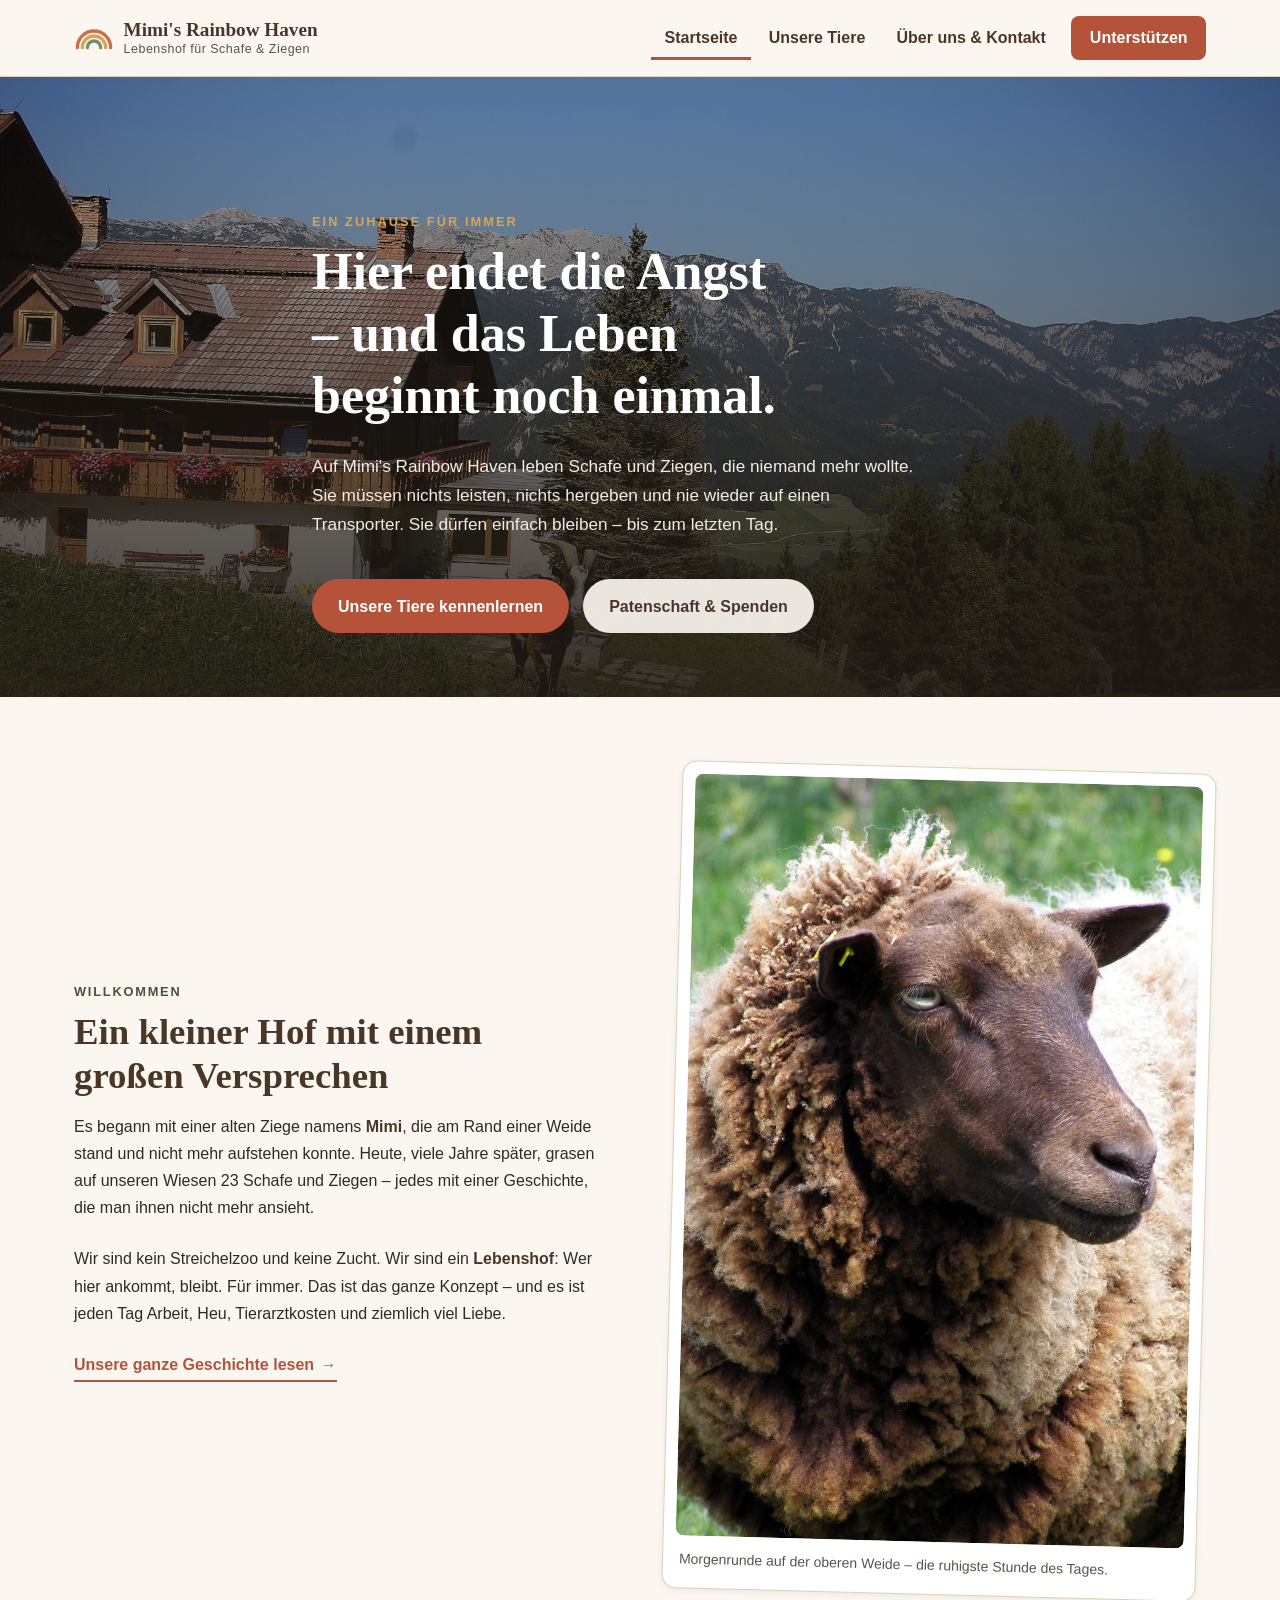
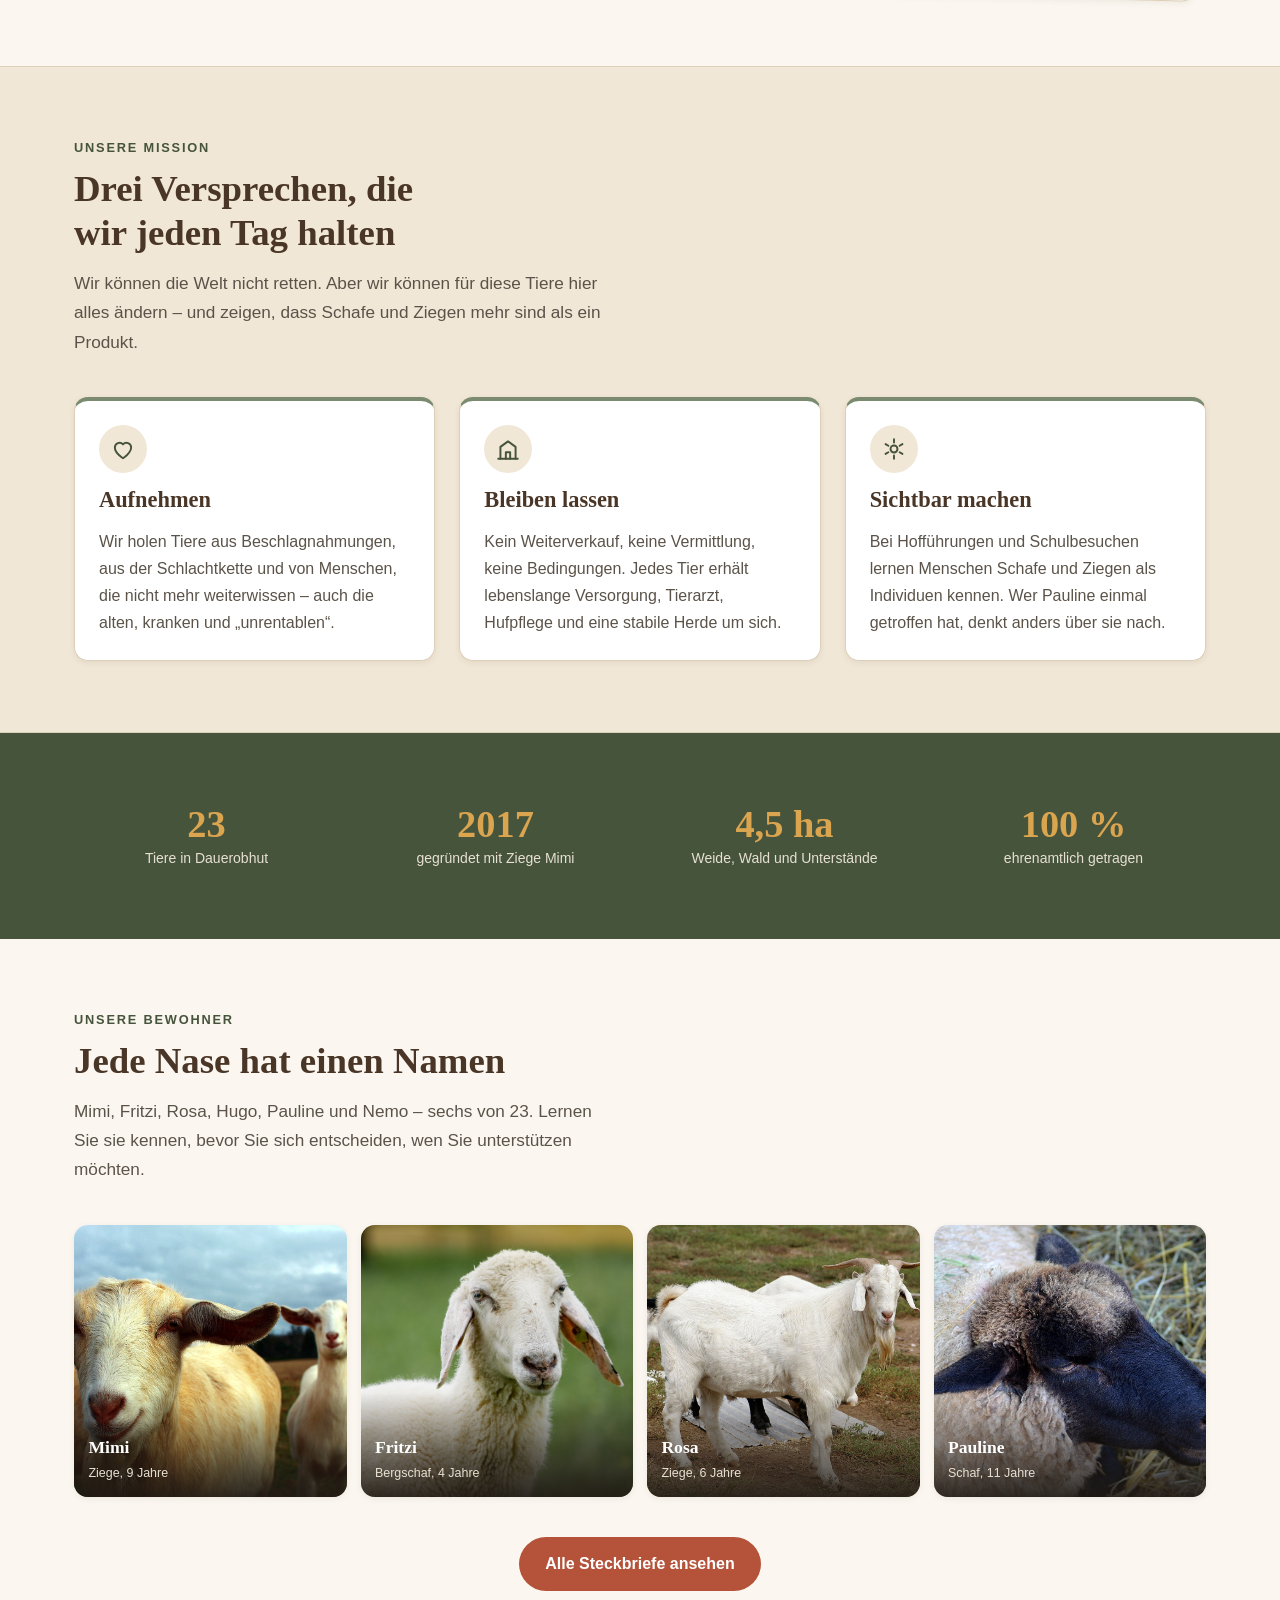
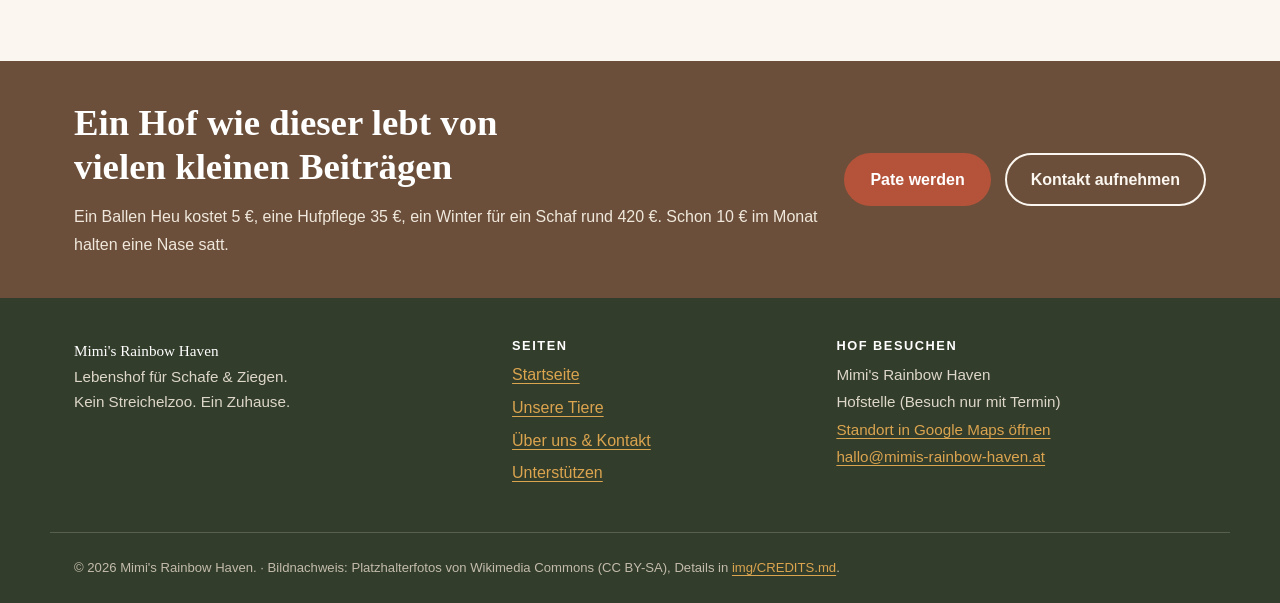
<file: index.html>
<!DOCTYPE html>
<html lang="de">
<head>
  <meta charset="utf-8">
  <meta name="viewport" content="width=device-width, initial-scale=1">
  <title>Mimi's Rainbow Haven – Lebenshof für Schafe &amp; Ziegen</title>
  <meta name="description" content="Mimi's Rainbow Haven ist ein Lebenshof für gerettete Schafe und Ziegen. Hier dürfen Tiere einfach bleiben – ein Leben lang, ohne Gegenleistung.">
  <meta name="theme-color" content="#46543c">
  <link rel="stylesheet" href="css/style.css">
</head>
<body>
  <a class="skip-link" href="#main">Zum Hauptinhalt springen</a>

  <!-- ============ Kopfbereich mit Navigation ============ -->
  <header class="site-header">
    <div class="container site-header__inner">
      <a class="brand" href="index.html">
        <svg class="brand__mark" viewBox="0 0 48 28" aria-hidden="true" focusable="false">
          <path d="M4 26a20 20 0 0 1 40 0" fill="none" stroke="#c96f4a" stroke-width="4" stroke-linecap="round"/>
          <path d="M10 26a14 14 0 0 1 28 0" fill="none" stroke="#dba44f" stroke-width="4" stroke-linecap="round"/>
          <path d="M16 26a8 8 0 0 1 16 0" fill="none" stroke="#7a8b6f" stroke-width="4" stroke-linecap="round"/>
        </svg>
        <span class="brand__text">
          <strong class="brand__name">Mimi's Rainbow Haven</strong>
          <span class="brand__claim">Lebenshof für Schafe &amp; Ziegen</span>
        </span>
      </a>

      <button class="nav-toggle" type="button" id="navToggle" aria-controls="primaryNav" aria-expanded="false">
        <span class="nav-toggle__icon" aria-hidden="true"></span>
        <span class="nav-toggle__text">Menü</span>
      </button>

      <nav class="site-nav" id="primaryNav" aria-label="Hauptnavigation">
        <ul class="site-nav__list">
          <li><a class="site-nav__link" href="index.html" aria-current="page">Startseite</a></li>
          <li><a class="site-nav__link" href="tiere.html">Unsere Tiere</a></li>
          <li><a class="site-nav__link" href="ueber-uns.html">Über uns &amp; Kontakt</a></li>
          <li><a class="site-nav__link site-nav__link--cta" href="tiere.html#unterstuetzen">Unterstützen</a></li>
        </ul>
      </nav>
    </div>
  </header>

  <main id="main">

    <!-- ============ Hero ============ -->
    <section class="hero" aria-labelledby="hero-title">
      <img
        class="hero__image"
        src="img/hof-hero.jpg"
        alt="Eine Ziege steht auf der Bergwiese vor einem alten Bauernhaus mit Blumenbalkon, dahinter Nadelwald und ein Felsmassiv."
        width="1920" height="1280" fetchpriority="high" data-fallback="goat">
      <div class="hero__overlay"></div>
      <div class="container hero__content">
        <p class="hero__kicker">Ein Zuhause für immer</p>
        <h1 class="hero__title" id="hero-title">Hier endet die Angst – und das Leben beginnt noch einmal.</h1>
        <p class="hero__text">
          Auf Mimi's Rainbow Haven leben Schafe und Ziegen, die niemand mehr wollte.
          Sie müssen nichts leisten, nichts hergeben und nie wieder auf einen Transporter.
          Sie dürfen einfach bleiben – bis zum letzten Tag.
        </p>
        <p class="hero__actions">
          <a class="btn btn--primary" href="tiere.html">Unsere Tiere kennenlernen</a>
          <a class="btn btn--ghost" href="tiere.html#unterstuetzen">Patenschaft &amp; Spenden</a>
        </p>
      </div>
    </section>

    <!-- ============ Einführung ============ -->
    <section class="section section--intro" aria-labelledby="intro-title">
      <div class="container grid-2">
        <div class="prose">
          <p class="eyebrow">Willkommen</p>
          <h2 id="intro-title">Ein kleiner Hof mit einem großen Versprechen</h2>
          <p>
            Es begann mit einer alten Ziege namens <strong>Mimi</strong>, die am Rand einer
            Weide stand und nicht mehr aufstehen konnte. Heute, viele Jahre später, grasen auf
            unseren Wiesen 23 Schafe und Ziegen – jedes mit einer Geschichte, die man ihnen
            nicht mehr ansieht.
          </p>
          <p>
            Wir sind kein Streichelzoo und keine Zucht. Wir sind ein <strong>Lebenshof</strong>:
            Wer hier ankommt, bleibt. Für immer. Das ist das ganze Konzept – und es ist jeden
            Tag Arbeit, Heu, Tierarztkosten und ziemlich viel Liebe.
          </p>
          <p>
            <a class="link-arrow" href="ueber-uns.html">Unsere ganze Geschichte lesen</a>
          </p>
        </div>

        <figure class="figure figure--offset">
          <img
            src="img/weide.jpg"
            alt="Nahaufnahme eines braunen Schafes mit dichter, lockiger Wolle, das aufmerksam zur Seite blickt."
            width="1280" height="1920" loading="lazy" data-fallback="sheep">
          <figcaption>Morgenrunde auf der oberen Weide – die ruhigste Stunde des Tages.</figcaption>
        </figure>
      </div>
    </section>

    <!-- ============ Mission ============ -->
    <section class="section section--alt" aria-labelledby="mission-title" id="mission">
      <div class="container">
        <header class="section__head">
          <p class="eyebrow">Unsere Mission</p>
          <h2 id="mission-title">Drei Versprechen, die wir jeden Tag halten</h2>
          <p class="section__lead">
            Wir können die Welt nicht retten. Aber wir können für diese Tiere hier alles
            ändern – und zeigen, dass Schafe und Ziegen mehr sind als ein Produkt.
          </p>
        </header>

        <ul class="cards cards--3">
          <li>
            <article class="card">
              <span class="card__icon" aria-hidden="true">
                <svg viewBox="0 0 24 24" fill="none" stroke="currentColor" stroke-width="1.8" stroke-linecap="round" stroke-linejoin="round">
                  <path d="M12 20.5s-7.5-4.6-7.5-10a4.3 4.3 0 0 1 7.5-2.8A4.3 4.3 0 0 1 19.5 10.5c0 5.4-7.5 10-7.5 10z"/>
                </svg>
              </span>
              <h3>Aufnehmen</h3>
              <p>
                Wir holen Tiere aus Beschlagnahmungen, aus der Schlachtkette und von
                Menschen, die nicht mehr weiterwissen – auch die alten, kranken und
                „unrentablen“.
              </p>
            </article>
          </li>
          <li>
            <article class="card">
              <span class="card__icon" aria-hidden="true">
                <svg viewBox="0 0 24 24" fill="none" stroke="currentColor" stroke-width="1.8" stroke-linecap="round" stroke-linejoin="round">
                  <path d="M3 21h18"/><path d="M5 21V10l7-5 7 5v11"/><path d="M10 21v-6h4v6"/>
                </svg>
              </span>
              <h3>Bleiben lassen</h3>
              <p>
                Kein Weiterverkauf, keine Vermittlung, keine Bedingungen. Jedes Tier erhält
                lebenslange Versorgung, Tierarzt, Hufpflege und eine stabile Herde um sich.
              </p>
            </article>
          </li>
          <li>
            <article class="card">
              <span class="card__icon" aria-hidden="true">
                <svg viewBox="0 0 24 24" fill="none" stroke="currentColor" stroke-width="1.8" stroke-linecap="round" stroke-linejoin="round">
                  <path d="M12 3v3"/><path d="M12 18v3"/><path d="M4.2 7.5l2.6 1.5"/><path d="M17.2 15l2.6 1.5"/>
                  <path d="M4.2 16.5l2.6-1.5"/><path d="M17.2 9l2.6-1.5"/><circle cx="12" cy="12" r="3.2"/>
                </svg>
              </span>
              <h3>Sichtbar machen</h3>
              <p>
                Bei Hofführungen und Schulbesuchen lernen Menschen Schafe und Ziegen als
                Individuen kennen. Wer Pauline einmal getroffen hat, denkt anders über sie nach.
              </p>
            </article>
          </li>
        </ul>
      </div>
    </section>

    <!-- ============ Zahlen ============ -->
    <section class="section section--figures" aria-labelledby="figures-title">
      <div class="container">
        <h2 class="visually-hidden" id="figures-title">Der Hof in Zahlen</h2>
        <ul class="figures">
          <li class="figures__item"><span class="figures__value">23</span><span class="figures__label">Tiere in Dauerobhut</span></li>
          <li class="figures__item"><span class="figures__value">2017</span><span class="figures__label">gegründet mit Ziege Mimi</span></li>
          <li class="figures__item"><span class="figures__value">4,5&nbsp;ha</span><span class="figures__label">Weide, Wald und Unterstände</span></li>
          <li class="figures__item"><span class="figures__value">100&nbsp;%</span><span class="figures__label">ehrenamtlich getragen</span></li>
        </ul>
      </div>
    </section>

    <!-- ============ Teaser Tiere ============ -->
    <section class="section" aria-labelledby="teaser-title">
      <div class="container">
        <header class="section__head">
          <p class="eyebrow">Unsere Bewohner</p>
          <h2 id="teaser-title">Jede Nase hat einen Namen</h2>
          <p class="section__lead">
            Mimi, Fritzi, Rosa, Hugo, Pauline und Nemo – sechs von 23. Lernen Sie sie kennen,
            bevor Sie sich entscheiden, wen Sie unterstützen möchten.
          </p>
        </header>

        <ul class="teaser-grid">
          <li>
            <a class="teaser" href="tiere.html#mimi">
              <img
                src="img/mimi.jpg"
                alt="Hellbeige Ziege mit geschwungenen Hörnern schaut von nahem freundlich in die Kamera." width="1280" height="853" loading="lazy" data-fallback="goat">
              <span class="teaser__label">Mimi <span class="teaser__meta">Ziege, 9 Jahre</span></span>
            </a>
          </li>
          <li>
            <a class="teaser" href="tiere.html#fritzi">
              <img
                src="img/fritzi.jpg"
                alt="Weißes Schaf mit langen Hängeohren und dichter Wolle steht vor einer grünen Weide." width="1280" height="1920" loading="lazy" data-fallback="sheep">
              <span class="teaser__label">Fritzi <span class="teaser__meta">Bergschaf, 4 Jahre</span></span>
            </a>
          </li>
          <li>
            <a class="teaser" href="tiere.html#rosa">
              <img
                src="img/rosa.jpg"
                alt="Weiße Ziege mit Hörnern, Hängeohren und langem Kinnbart steht auf einem sandigen Auslauf." width="1280" height="1000" loading="lazy" data-fallback="goat">
              <span class="teaser__label">Rosa <span class="teaser__meta">Ziege, 6 Jahre</span></span>
            </a>
          </li>
          <li>
            <a class="teaser" href="tiere.html#pauline">
              <img
                src="img/pauline.jpg"
                alt="Schaf mit schwarzem Gesicht und heller Wolle ruht auf einer Strohschütte im Stall." width="1280" height="887" loading="lazy" data-fallback="sheep">
              <span class="teaser__label">Pauline <span class="teaser__meta">Schaf, 11 Jahre</span></span>
            </a>
          </li>
        </ul>

        <p class="section__foot">
          <a class="btn btn--primary" href="tiere.html">Alle Steckbriefe ansehen</a>
        </p>
      </div>
    </section>

    <!-- ============ Call to Action ============ -->
    <section class="cta" aria-labelledby="cta-title">
      <div class="container cta__inner">
        <div>
          <h2 id="cta-title">Ein Hof wie dieser lebt von vielen kleinen Beiträgen</h2>
          <p>
            Ein Ballen Heu kostet 5&nbsp;€, eine Hufpflege 35&nbsp;€, ein Winter für ein Schaf
            rund 420&nbsp;€. Schon 10&nbsp;€ im Monat halten eine Nase satt.
          </p>
        </div>
        <p class="cta__actions">
          <a class="btn btn--primary" href="tiere.html#unterstuetzen">Pate werden</a>
          <a class="btn btn--outline" href="ueber-uns.html#kontakt">Kontakt aufnehmen</a>
        </p>
      </div>
    </section>

  </main>

  <!-- ============ Fußbereich ============ -->
  <footer class="site-footer">
    <div class="container site-footer__grid">
      <div class="site-footer__col">
        <p class="site-footer__brand">Mimi's Rainbow Haven</p>
        <p>Lebenshof für Schafe &amp; Ziegen.<br>Kein Streichelzoo. Ein Zuhause.</p>
      </div>
      <nav class="site-footer__col" aria-label="Fußzeilen-Navigation">
        <h2 class="site-footer__title">Seiten</h2>
        <ul class="site-footer__list">
          <li><a href="index.html">Startseite</a></li>
          <li><a href="tiere.html">Unsere Tiere</a></li>
          <li><a href="ueber-uns.html">Über uns &amp; Kontakt</a></li>
          <li><a href="tiere.html#unterstuetzen">Unterstützen</a></li>
        </ul>
      </nav>
      <div class="site-footer__col">
        <h2 class="site-footer__title">Hof besuchen</h2>
        <address>
          Mimi's Rainbow Haven<br>
          Hofstelle (Besuch nur mit Termin)<br>
          <a href="https://maps.app.goo.gl/F7PwFQZy1q6itz8a9" target="_blank" rel="noopener">
            Standort in Google&nbsp;Maps öffnen
          </a><br>
          <a href="mailto:hallo@mimis-rainbow-haven.at">hallo@mimis-rainbow-haven.at</a>
        </address>
      </div>
    </div>
    <div class="container site-footer__bottom">
      <p>&copy; <span data-current-year>2026</span> Mimi's Rainbow Haven. &middot;
        Bildnachweis: Platzhalterfotos von Wikimedia Commons (CC&nbsp;BY-SA), Details in
        <a href="img/CREDITS.md">img/CREDITS.md</a>.</p>
    </div>
  </footer>

  <script src="js/script.js"></script>
</body>
</html>
</file>
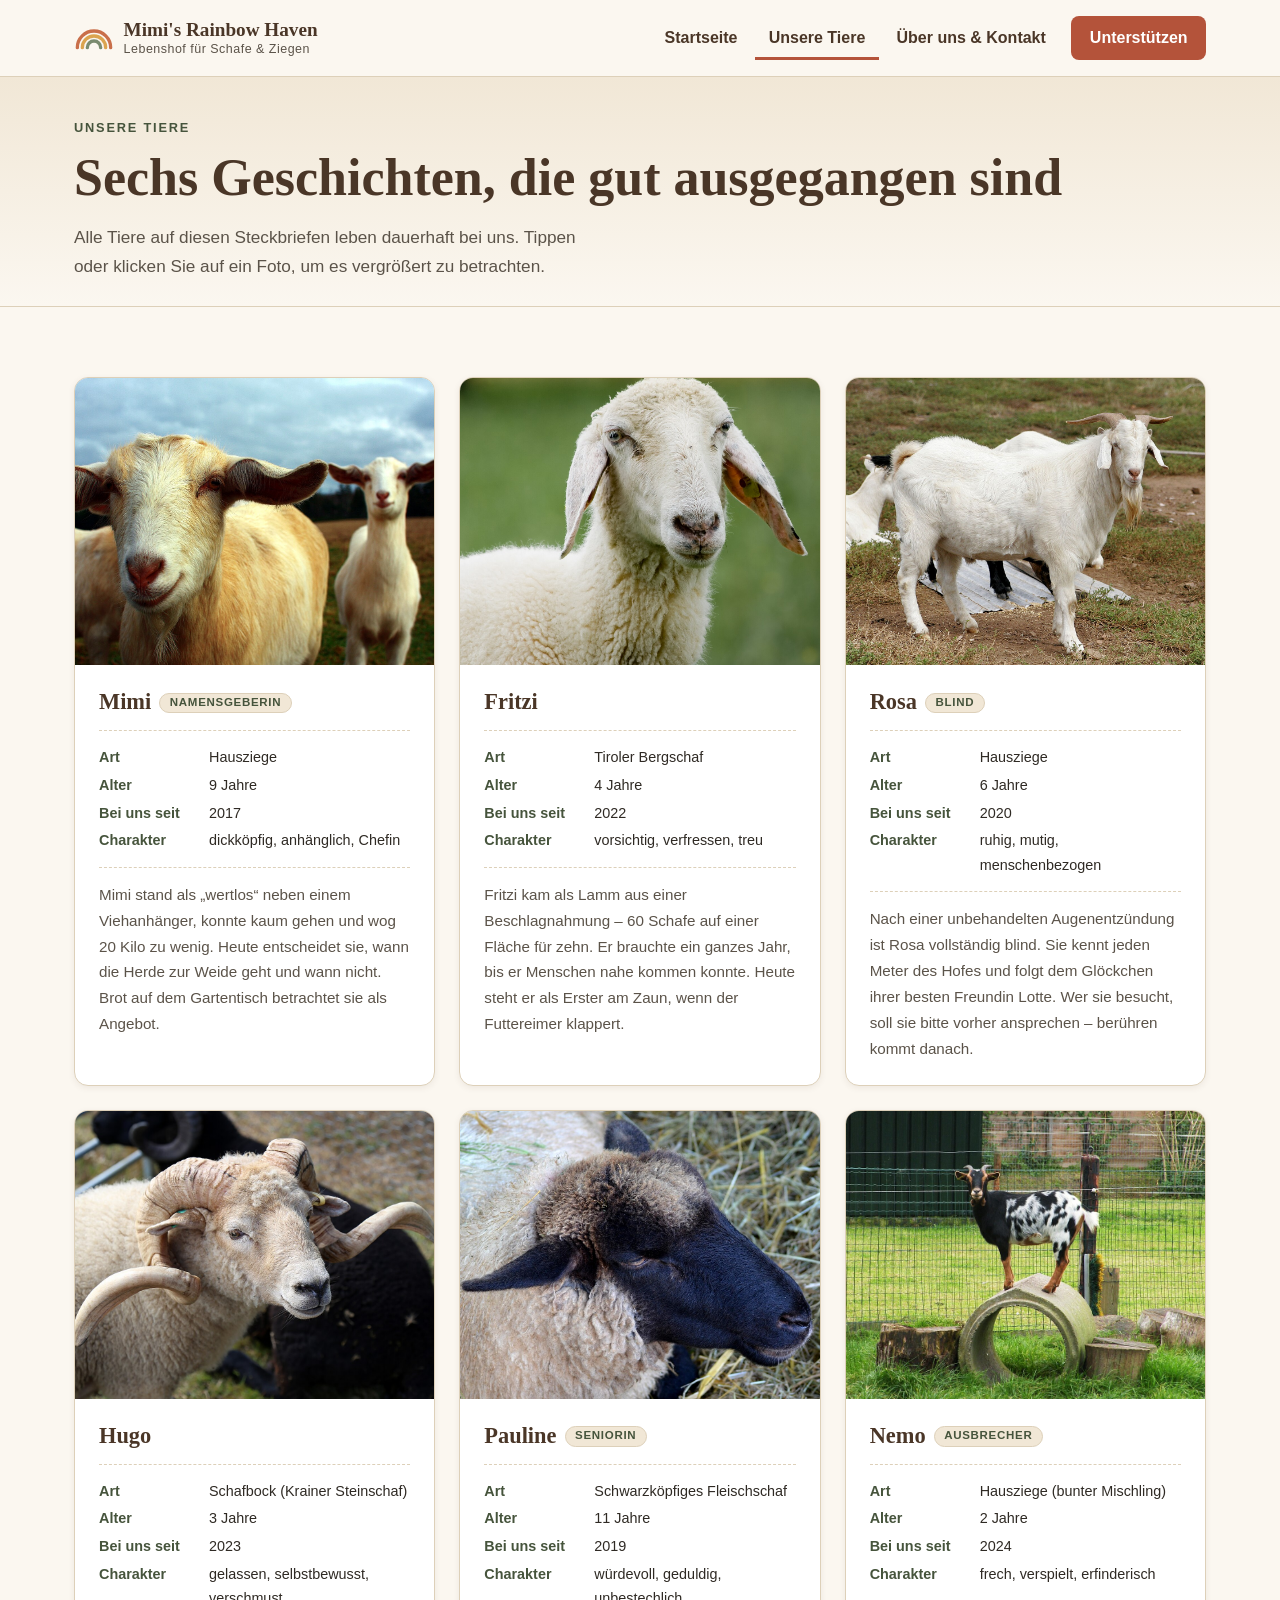
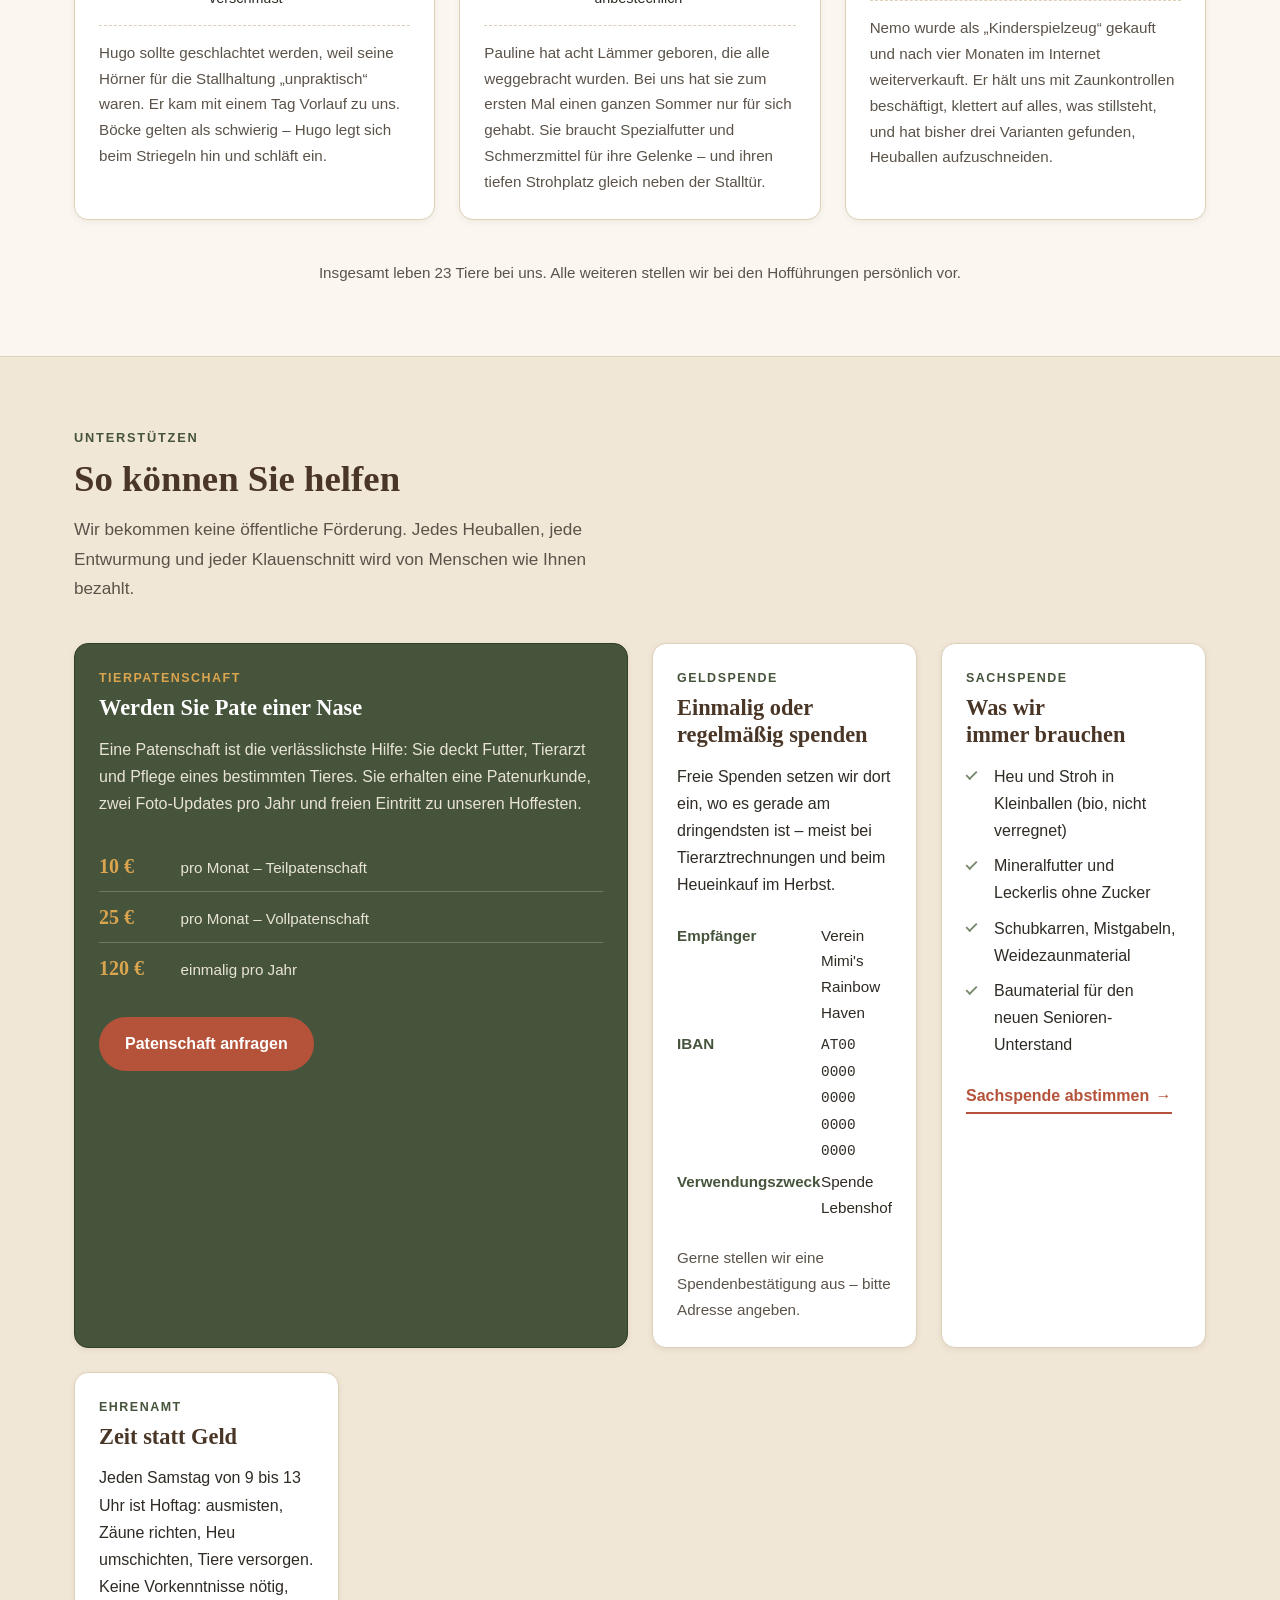
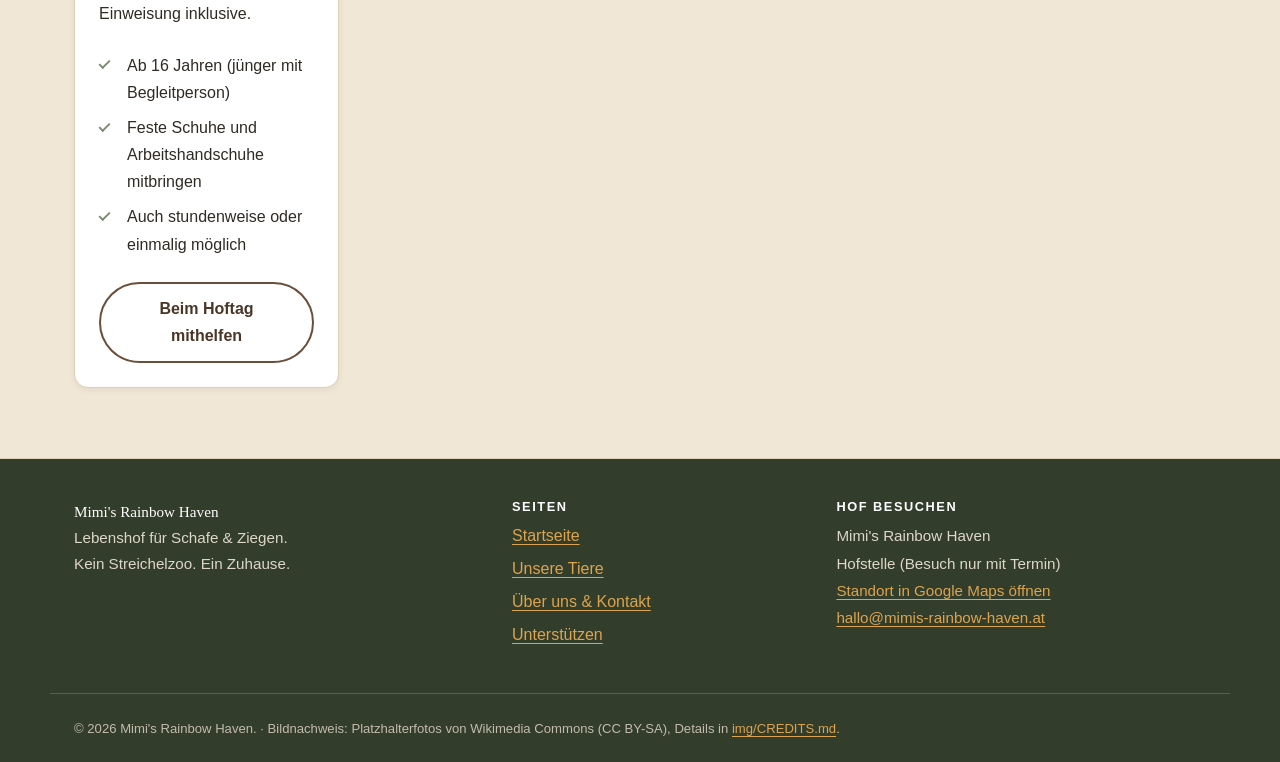
<file: tiere.html>
<!DOCTYPE html>
<html lang="de">
<head>
  <meta charset="utf-8">
  <meta name="viewport" content="width=device-width, initial-scale=1">
  <title>Unsere Tiere &amp; Unterstützung – Mimi's Rainbow Haven</title>
  <meta name="description" content="Steckbriefe der geretteten Schafe und Ziegen auf Mimi's Rainbow Haven sowie alle Möglichkeiten, den Lebenshof mit Spenden, Patenschaften oder Mithilfe zu unterstützen.">
  <meta name="theme-color" content="#46543c">
  <link rel="stylesheet" href="css/style.css">
</head>
<body>
  <a class="skip-link" href="#main">Zum Hauptinhalt springen</a>

  <header class="site-header">
    <div class="container site-header__inner">
      <a class="brand" href="index.html">
        <svg class="brand__mark" viewBox="0 0 48 28" aria-hidden="true" focusable="false">
          <path d="M4 26a20 20 0 0 1 40 0" fill="none" stroke="#c96f4a" stroke-width="4" stroke-linecap="round"/>
          <path d="M10 26a14 14 0 0 1 28 0" fill="none" stroke="#dba44f" stroke-width="4" stroke-linecap="round"/>
          <path d="M16 26a8 8 0 0 1 16 0" fill="none" stroke="#7a8b6f" stroke-width="4" stroke-linecap="round"/>
        </svg>
        <span class="brand__text">
          <strong class="brand__name">Mimi's Rainbow Haven</strong>
          <span class="brand__claim">Lebenshof für Schafe &amp; Ziegen</span>
        </span>
      </a>

      <button class="nav-toggle" type="button" id="navToggle" aria-controls="primaryNav" aria-expanded="false">
        <span class="nav-toggle__icon" aria-hidden="true"></span>
        <span class="nav-toggle__text">Menü</span>
      </button>

      <nav class="site-nav" id="primaryNav" aria-label="Hauptnavigation">
        <ul class="site-nav__list">
          <li><a class="site-nav__link" href="index.html">Startseite</a></li>
          <li><a class="site-nav__link" href="tiere.html" aria-current="page">Unsere Tiere</a></li>
          <li><a class="site-nav__link" href="ueber-uns.html">Über uns &amp; Kontakt</a></li>
          <li><a class="site-nav__link site-nav__link--cta" href="#unterstuetzen">Unterstützen</a></li>
        </ul>
      </nav>
    </div>
  </header>

  <main id="main">

    <!-- ============ Seitenkopf ============ -->
    <section class="page-head" aria-labelledby="page-title">
      <div class="container">
        <p class="eyebrow">Unsere Tiere</p>
        <h1 id="page-title">Sechs Geschichten, die gut ausgegangen sind</h1>
        <p class="page-head__lead">
          Alle Tiere auf diesen Steckbriefen leben dauerhaft bei uns. Tippen oder klicken
          Sie auf ein Foto, um es vergrößert zu betrachten.
        </p>
      </div>
    </section>

    <!-- ============ Tier-Grid ============ -->
    <section class="section" aria-labelledby="animals-title">
      <div class="container">
        <h2 class="visually-hidden" id="animals-title">Steckbriefe unserer Bewohner</h2>

        <ul class="animal-grid" id="animalGrid">

          <!-- Mimi -->
          <li id="mimi">
            <article class="animal" aria-labelledby="mimi-name">
              <button class="animal__media" type="button"
                      data-lightbox
                      data-caption="Mimi, unsere Namensgeberin – Ziege, 9 Jahre alt."
                      data-full="img/mimi.jpg">
                <img src="img/mimi.jpg"
                     alt="Hellbeige Ziege mit geschwungenen Hörnern schaut von nahem freundlich in die Kamera, im Hintergrund eine zweite Ziege auf der Weide."
                     width="1280" height="853" loading="lazy" data-fallback="goat">
                <span class="animal__zoom" aria-hidden="true">
                  <svg viewBox="0 0 24 24" fill="none" stroke="currentColor" stroke-width="2" stroke-linecap="round">
                    <circle cx="11" cy="11" r="7"/><path d="M20 20l-3.6-3.6"/><path d="M11 8v6"/><path d="M8 11h6"/>
                  </svg>
                </span>
                <span class="visually-hidden">Foto von Mimi vergrößern</span>
              </button>
              <div class="animal__body">
                <h3 class="animal__name" id="mimi-name">Mimi <span class="animal__tag">Namensgeberin</span></h3>
                <dl class="animal__facts">
                  <dt>Art</dt><dd>Hausziege</dd>
                  <dt>Alter</dt><dd>9 Jahre</dd>
                  <dt>Bei uns seit</dt><dd>2017</dd>
                  <dt>Charakter</dt><dd>dickköpfig, anhänglich, Chefin</dd>
                </dl>
                <p class="animal__story">
                  Mimi stand als „wertlos“ neben einem Viehanhänger, konnte kaum gehen und
                  wog 20&nbsp;Kilo zu wenig. Heute entscheidet sie, wann die Herde zur Weide
                  geht und wann nicht. Brot auf dem Gartentisch betrachtet sie als Angebot.
                </p>
              </div>
            </article>
          </li>

          <!-- Fritzi -->
          <li id="fritzi">
            <article class="animal" aria-labelledby="fritzi-name">
              <button class="animal__media" type="button"
                      data-lightbox
                      data-caption="Fritzi liebt die Morgensonne – Bergschaf, 4 Jahre alt."
                      data-full="img/fritzi.jpg">
                <img src="img/fritzi.jpg"
                     alt="Weißes Schaf mit langen Hängeohren und dichter, lockiger Wolle steht aufmerksam vor einer grünen Weide."
                     width="1280" height="1920" loading="lazy" data-fallback="sheep">
                <span class="animal__zoom" aria-hidden="true">
                  <svg viewBox="0 0 24 24" fill="none" stroke="currentColor" stroke-width="2" stroke-linecap="round">
                    <circle cx="11" cy="11" r="7"/><path d="M20 20l-3.6-3.6"/><path d="M11 8v6"/><path d="M8 11h6"/>
                  </svg>
                </span>
                <span class="visually-hidden">Foto von Fritzi vergrößern</span>
              </button>
              <div class="animal__body">
                <h3 class="animal__name" id="fritzi-name">Fritzi</h3>
                <dl class="animal__facts">
                  <dt>Art</dt><dd>Tiroler Bergschaf</dd>
                  <dt>Alter</dt><dd>4 Jahre</dd>
                  <dt>Bei uns seit</dt><dd>2022</dd>
                  <dt>Charakter</dt><dd>vorsichtig, verfressen, treu</dd>
                </dl>
                <p class="animal__story">
                  Fritzi kam als Lamm aus einer Beschlagnahmung – 60 Schafe auf einer
                  Fläche für zehn. Er brauchte ein ganzes Jahr, bis er Menschen nahe
                  kommen konnte. Heute steht er als Erster am Zaun, wenn der Futtereimer klappert.
                </p>
              </div>
            </article>
          </li>

          <!-- Rosa -->
          <li id="rosa">
            <article class="animal" aria-labelledby="rosa-name">
              <button class="animal__media" type="button"
                      data-lightbox
                      data-caption="Rosa orientiert sich am Glöckchen ihrer Freundin – Ziege, 6 Jahre alt."
                      data-full="img/rosa.jpg">
                <img src="img/rosa.jpg"
                     alt="Weiße Ziege mit kräftigen Hörnern, Hängeohren und langem Kinnbart steht ruhig auf einem sandigen Auslauf."
                     width="1280" height="1000" loading="lazy" data-fallback="goat">
                <span class="animal__zoom" aria-hidden="true">
                  <svg viewBox="0 0 24 24" fill="none" stroke="currentColor" stroke-width="2" stroke-linecap="round">
                    <circle cx="11" cy="11" r="7"/><path d="M20 20l-3.6-3.6"/><path d="M11 8v6"/><path d="M8 11h6"/>
                  </svg>
                </span>
                <span class="visually-hidden">Foto von Rosa vergrößern</span>
              </button>
              <div class="animal__body">
                <h3 class="animal__name" id="rosa-name">Rosa <span class="animal__tag">blind</span></h3>
                <dl class="animal__facts">
                  <dt>Art</dt><dd>Hausziege</dd>
                  <dt>Alter</dt><dd>6 Jahre</dd>
                  <dt>Bei uns seit</dt><dd>2020</dd>
                  <dt>Charakter</dt><dd>ruhig, mutig, menschenbezogen</dd>
                </dl>
                <p class="animal__story">
                  Nach einer unbehandelten Augenentzündung ist Rosa vollständig blind. Sie
                  kennt jeden Meter des Hofes und folgt dem Glöckchen ihrer besten Freundin
                  Lotte. Wer sie besucht, soll sie bitte vorher ansprechen – berühren kommt danach.
                </p>
              </div>
            </article>
          </li>

          <!-- Hugo -->
          <li id="hugo">
            <article class="animal" aria-labelledby="hugo-name">
              <button class="animal__media" type="button"
                      data-lightbox
                      data-caption="Hugo durfte seine Hörner behalten – Schafbock, 3 Jahre alt."
                      data-full="img/hugo.jpg">
                <img src="img/hugo.jpg"
                     alt="Schafbock mit hellem Fell und großen, spiralförmig gedrehten Hörnern blickt in die Kamera."
                     width="1280" height="820" loading="lazy" data-fallback="sheep">
                <span class="animal__zoom" aria-hidden="true">
                  <svg viewBox="0 0 24 24" fill="none" stroke="currentColor" stroke-width="2" stroke-linecap="round">
                    <circle cx="11" cy="11" r="7"/><path d="M20 20l-3.6-3.6"/><path d="M11 8v6"/><path d="M8 11h6"/>
                  </svg>
                </span>
                <span class="visually-hidden">Foto von Hugo vergrößern</span>
              </button>
              <div class="animal__body">
                <h3 class="animal__name" id="hugo-name">Hugo</h3>
                <dl class="animal__facts">
                  <dt>Art</dt><dd>Schafbock (Krainer Steinschaf)</dd>
                  <dt>Alter</dt><dd>3 Jahre</dd>
                  <dt>Bei uns seit</dt><dd>2023</dd>
                  <dt>Charakter</dt><dd>gelassen, selbstbewusst, verschmust</dd>
                </dl>
                <p class="animal__story">
                  Hugo sollte geschlachtet werden, weil seine Hörner für die Stallhaltung
                  „unpraktisch“ waren. Er kam mit einem Tag Vorlauf zu uns. Böcke gelten als
                  schwierig – Hugo legt sich beim Striegeln hin und schläft ein.
                </p>
              </div>
            </article>
          </li>

          <!-- Pauline -->
          <li id="pauline">
            <article class="animal" aria-labelledby="pauline-name">
              <button class="animal__media" type="button"
                      data-lightbox
                      data-caption="Pauline, unsere Seniorin, auf ihrem Lieblingsplatz im Stroh."
                      data-full="img/pauline.jpg">
                <img src="img/pauline.jpg"
                     alt="Schaf mit schwarzem Gesicht und heller Wolle liegt entspannt auf einer Strohschütte und hat die Augen halb geschlossen."
                     width="1280" height="887" loading="lazy" data-fallback="sheep">
                <span class="animal__zoom" aria-hidden="true">
                  <svg viewBox="0 0 24 24" fill="none" stroke="currentColor" stroke-width="2" stroke-linecap="round">
                    <circle cx="11" cy="11" r="7"/><path d="M20 20l-3.6-3.6"/><path d="M11 8v6"/><path d="M8 11h6"/>
                  </svg>
                </span>
                <span class="visually-hidden">Foto von Pauline vergrößern</span>
              </button>
              <div class="animal__body">
                <h3 class="animal__name" id="pauline-name">Pauline <span class="animal__tag">Seniorin</span></h3>
                <dl class="animal__facts">
                  <dt>Art</dt><dd>Schwarzköpfiges Fleischschaf</dd>
                  <dt>Alter</dt><dd>11 Jahre</dd>
                  <dt>Bei uns seit</dt><dd>2019</dd>
                  <dt>Charakter</dt><dd>würdevoll, geduldig, unbestechlich</dd>
                </dl>
                <p class="animal__story">
                  Pauline hat acht Lämmer geboren, die alle weggebracht wurden. Bei uns hat
                  sie zum ersten Mal einen ganzen Sommer nur für sich gehabt. Sie braucht
                  Spezialfutter und Schmerzmittel für ihre Gelenke – und ihren tiefen
                  Strohplatz gleich neben der Stalltür.
                </p>
              </div>
            </article>
          </li>

          <!-- Nemo -->
          <li id="nemo">
            <article class="animal" aria-labelledby="nemo-name">
              <button class="animal__media" type="button"
                      data-lightbox
                      data-caption="Nemo testet jedes Hindernis persönlich – Ziege, 2 Jahre alt."
                      data-full="img/nemo.jpg">
                <img src="img/nemo.jpg"
                     alt="Schwarz-weiß gescheckte Ziege balanciert mit allen vier Beinen auf einem alten Autoreifen in der Koppel."
                     width="1280" height="718" loading="lazy" data-fallback="goat">
                <span class="animal__zoom" aria-hidden="true">
                  <svg viewBox="0 0 24 24" fill="none" stroke="currentColor" stroke-width="2" stroke-linecap="round">
                    <circle cx="11" cy="11" r="7"/><path d="M20 20l-3.6-3.6"/><path d="M11 8v6"/><path d="M8 11h6"/>
                  </svg>
                </span>
                <span class="visually-hidden">Foto von Nemo vergrößern</span>
              </button>
              <div class="animal__body">
                <h3 class="animal__name" id="nemo-name">Nemo <span class="animal__tag">Ausbrecher</span></h3>
                <dl class="animal__facts">
                  <dt>Art</dt><dd>Hausziege (bunter Mischling)</dd>
                  <dt>Alter</dt><dd>2 Jahre</dd>
                  <dt>Bei uns seit</dt><dd>2024</dd>
                  <dt>Charakter</dt><dd>frech, verspielt, erfinderisch</dd>
                </dl>
                <p class="animal__story">
                  Nemo wurde als „Kinderspielzeug“ gekauft und nach vier Monaten im Internet
                  weiterverkauft. Er hält uns mit Zaunkontrollen beschäftigt, klettert auf
                  alles, was stillsteht, und hat bisher drei Varianten gefunden, Heuballen
                  aufzuschneiden.
                </p>
              </div>
            </article>
          </li>

        </ul>

        <p class="section__foot muted">
          Insgesamt leben 23 Tiere bei uns. Alle weiteren stellen wir bei den Hofführungen
          persönlich vor.
        </p>
      </div>
    </section>

    <!-- ============ Unterstützung ============ -->
    <section class="section section--alt" aria-labelledby="support-title" id="unterstuetzen">
      <div class="container">
        <header class="section__head">
          <p class="eyebrow">Unterstützen</p>
          <h2 id="support-title">So können Sie helfen</h2>
          <p class="section__lead">
            Wir bekommen keine öffentliche Förderung. Jedes Heuballen, jede Entwurmung und
            jeder Klauenschnitt wird von Menschen wie Ihnen bezahlt.
          </p>
        </header>

        <div class="support">

          <article class="support__card support__card--highlight">
            <p class="support__kicker">Tierpatenschaft</p>
            <h3>Werden Sie Pate einer Nase</h3>
            <p>
              Eine Patenschaft ist die verlässlichste Hilfe: Sie deckt Futter, Tierarzt und
              Pflege eines bestimmten Tieres. Sie erhalten eine Patenurkunde, zwei
              Foto-Updates pro Jahr und freien Eintritt zu unseren Hoffesten.
            </p>
            <ul class="pricelist">
              <li><span class="pricelist__amount">10&nbsp;€</span><span class="pricelist__desc">pro Monat – Teilpatenschaft</span></li>
              <li><span class="pricelist__amount">25&nbsp;€</span><span class="pricelist__desc">pro Monat – Vollpatenschaft</span></li>
              <li><span class="pricelist__amount">120&nbsp;€</span><span class="pricelist__desc">einmalig pro Jahr</span></li>
            </ul>
            <p>
              <a class="btn btn--primary" href="ueber-uns.html#kontakt">Patenschaft anfragen</a>
            </p>
          </article>

          <article class="support__card">
            <p class="support__kicker">Geldspende</p>
            <h3>Einmalig oder regelmäßig spenden</h3>
            <p>
              Freie Spenden setzen wir dort ein, wo es gerade am dringendsten ist – meist
              bei Tierarztrechnungen und beim Heueinkauf im Herbst.
            </p>
            <dl class="deflist deflist--bank">
              <dt>Empfänger</dt><dd>Verein Mimi's Rainbow Haven</dd>
              <dt>IBAN</dt><dd><span class="iban">AT00 0000 0000 0000 0000</span></dd>
              <dt>Verwendungszweck</dt><dd>Spende Lebenshof</dd>
            </dl>
            <p class="muted">Gerne stellen wir eine Spendenbestätigung aus – bitte Adresse angeben.</p>
          </article>

          <article class="support__card">
            <p class="support__kicker">Sachspende</p>
            <h3>Was wir immer brauchen</h3>
            <ul class="ticklist">
              <li>Heu und Stroh in Kleinballen (bio, nicht verregnet)</li>
              <li>Mineralfutter und Leckerlis ohne Zucker</li>
              <li>Schubkarren, Mistgabeln, Weidezaunmaterial</li>
              <li>Baumaterial für den neuen Senioren-Unterstand</li>
            </ul>
            <p>
              <a class="link-arrow" href="ueber-uns.html#kontakt">Sachspende abstimmen</a>
            </p>
          </article>

          <article class="support__card">
            <p class="support__kicker">Ehrenamt</p>
            <h3>Zeit statt Geld</h3>
            <p>
              Jeden Samstag von 9 bis 13 Uhr ist Hoftag: ausmisten, Zäune richten, Heu
              umschichten, Tiere versorgen. Keine Vorkenntnisse nötig, Einweisung inklusive.
            </p>
            <ul class="ticklist">
              <li>Ab 16 Jahren (jünger mit Begleitperson)</li>
              <li>Feste Schuhe und Arbeitshandschuhe mitbringen</li>
              <li>Auch stundenweise oder einmalig möglich</li>
            </ul>
            <p>
              <a class="btn btn--outline" href="ueber-uns.html#kontakt">Beim Hoftag mithelfen</a>
            </p>
          </article>

        </div>
      </div>
    </section>

  </main>

  <!-- ============ Lightbox (wird per JS gesteuert) ============ -->
  <div class="lightbox" id="lightbox" role="dialog" aria-modal="true"
       aria-labelledby="lightboxCaption" hidden>
    <div class="lightbox__backdrop" data-lightbox-close></div>
    <figure class="lightbox__figure">
      <!-- Platzhalter (1x1 transparent); Quelle und alt-Text setzt js/script.js beim Öffnen -->
      <img class="lightbox__image" id="lightboxImage" alt=""
           src="[data-uri]">
      <figcaption class="lightbox__caption" id="lightboxCaption"></figcaption>
    </figure>

    <button class="lightbox__btn lightbox__btn--close" type="button" id="lightboxClose">
      <span aria-hidden="true">&times;</span>
      <span class="visually-hidden">Galerie schließen</span>
    </button>
    <button class="lightbox__btn lightbox__btn--prev" type="button" id="lightboxPrev">
      <span aria-hidden="true">&#8249;</span>
      <span class="visually-hidden">Vorheriges Bild</span>
    </button>
    <button class="lightbox__btn lightbox__btn--next" type="button" id="lightboxNext">
      <span aria-hidden="true">&#8250;</span>
      <span class="visually-hidden">Nächstes Bild</span>
    </button>
    <p class="lightbox__counter" id="lightboxCounter" aria-live="polite"></p>
  </div>

  <footer class="site-footer">
    <div class="container site-footer__grid">
      <div class="site-footer__col">
        <p class="site-footer__brand">Mimi's Rainbow Haven</p>
        <p>Lebenshof für Schafe &amp; Ziegen.<br>Kein Streichelzoo. Ein Zuhause.</p>
      </div>
      <nav class="site-footer__col" aria-label="Fußzeilen-Navigation">
        <h2 class="site-footer__title">Seiten</h2>
        <ul class="site-footer__list">
          <li><a href="index.html">Startseite</a></li>
          <li><a href="tiere.html">Unsere Tiere</a></li>
          <li><a href="ueber-uns.html">Über uns &amp; Kontakt</a></li>
          <li><a href="tiere.html#unterstuetzen">Unterstützen</a></li>
        </ul>
      </nav>
      <div class="site-footer__col">
        <h2 class="site-footer__title">Hof besuchen</h2>
        <address>
          Mimi's Rainbow Haven<br>
          Hofstelle (Besuch nur mit Termin)<br>
          <a href="https://maps.app.goo.gl/F7PwFQZy1q6itz8a9" target="_blank" rel="noopener">
            Standort in Google&nbsp;Maps öffnen
          </a><br>
          <a href="mailto:hallo@mimis-rainbow-haven.at">hallo@mimis-rainbow-haven.at</a>
        </address>
      </div>
    </div>
    <div class="container site-footer__bottom">
      <p>&copy; <span data-current-year>2026</span> Mimi's Rainbow Haven. &middot;
        Bildnachweis: Platzhalterfotos von Wikimedia Commons (CC&nbsp;BY-SA), Details in
        <a href="img/CREDITS.md">img/CREDITS.md</a>.</p>
    </div>
  </footer>

  <script src="js/script.js"></script>
</body>
</html>
</file>
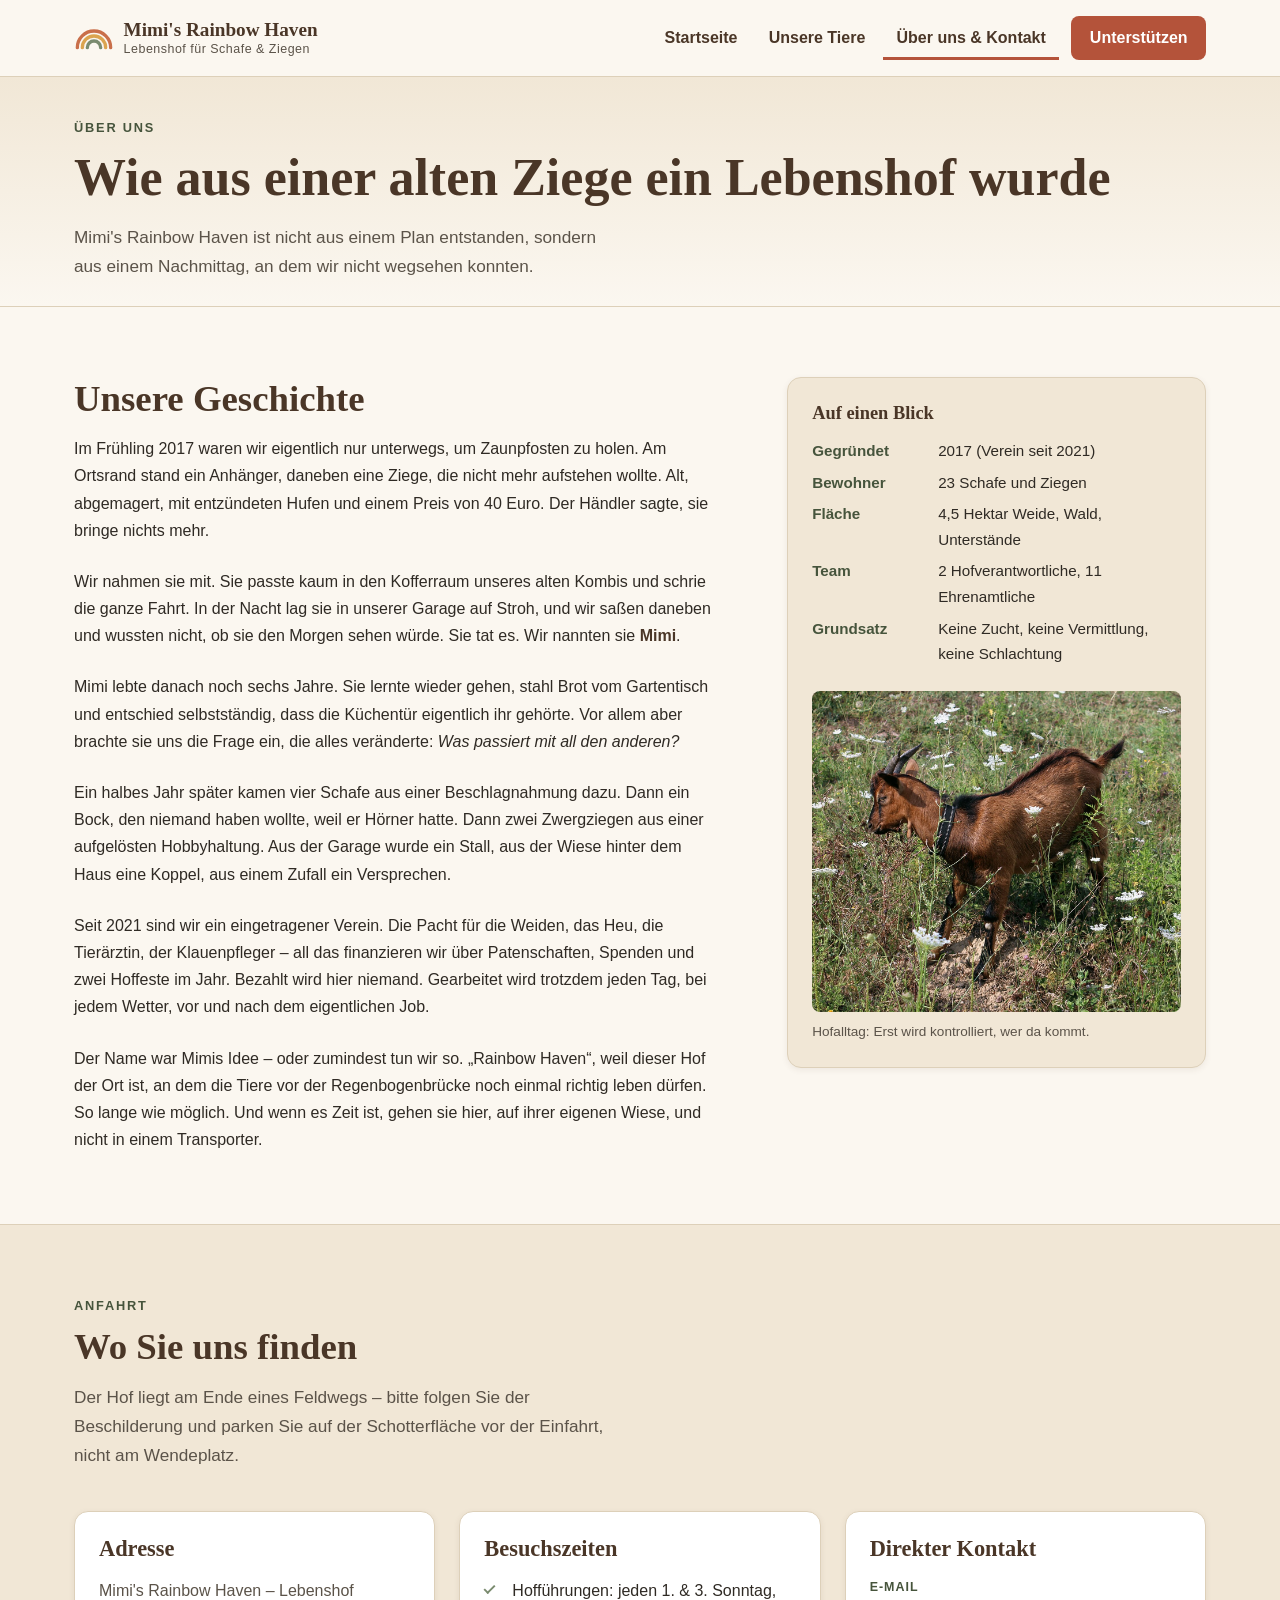
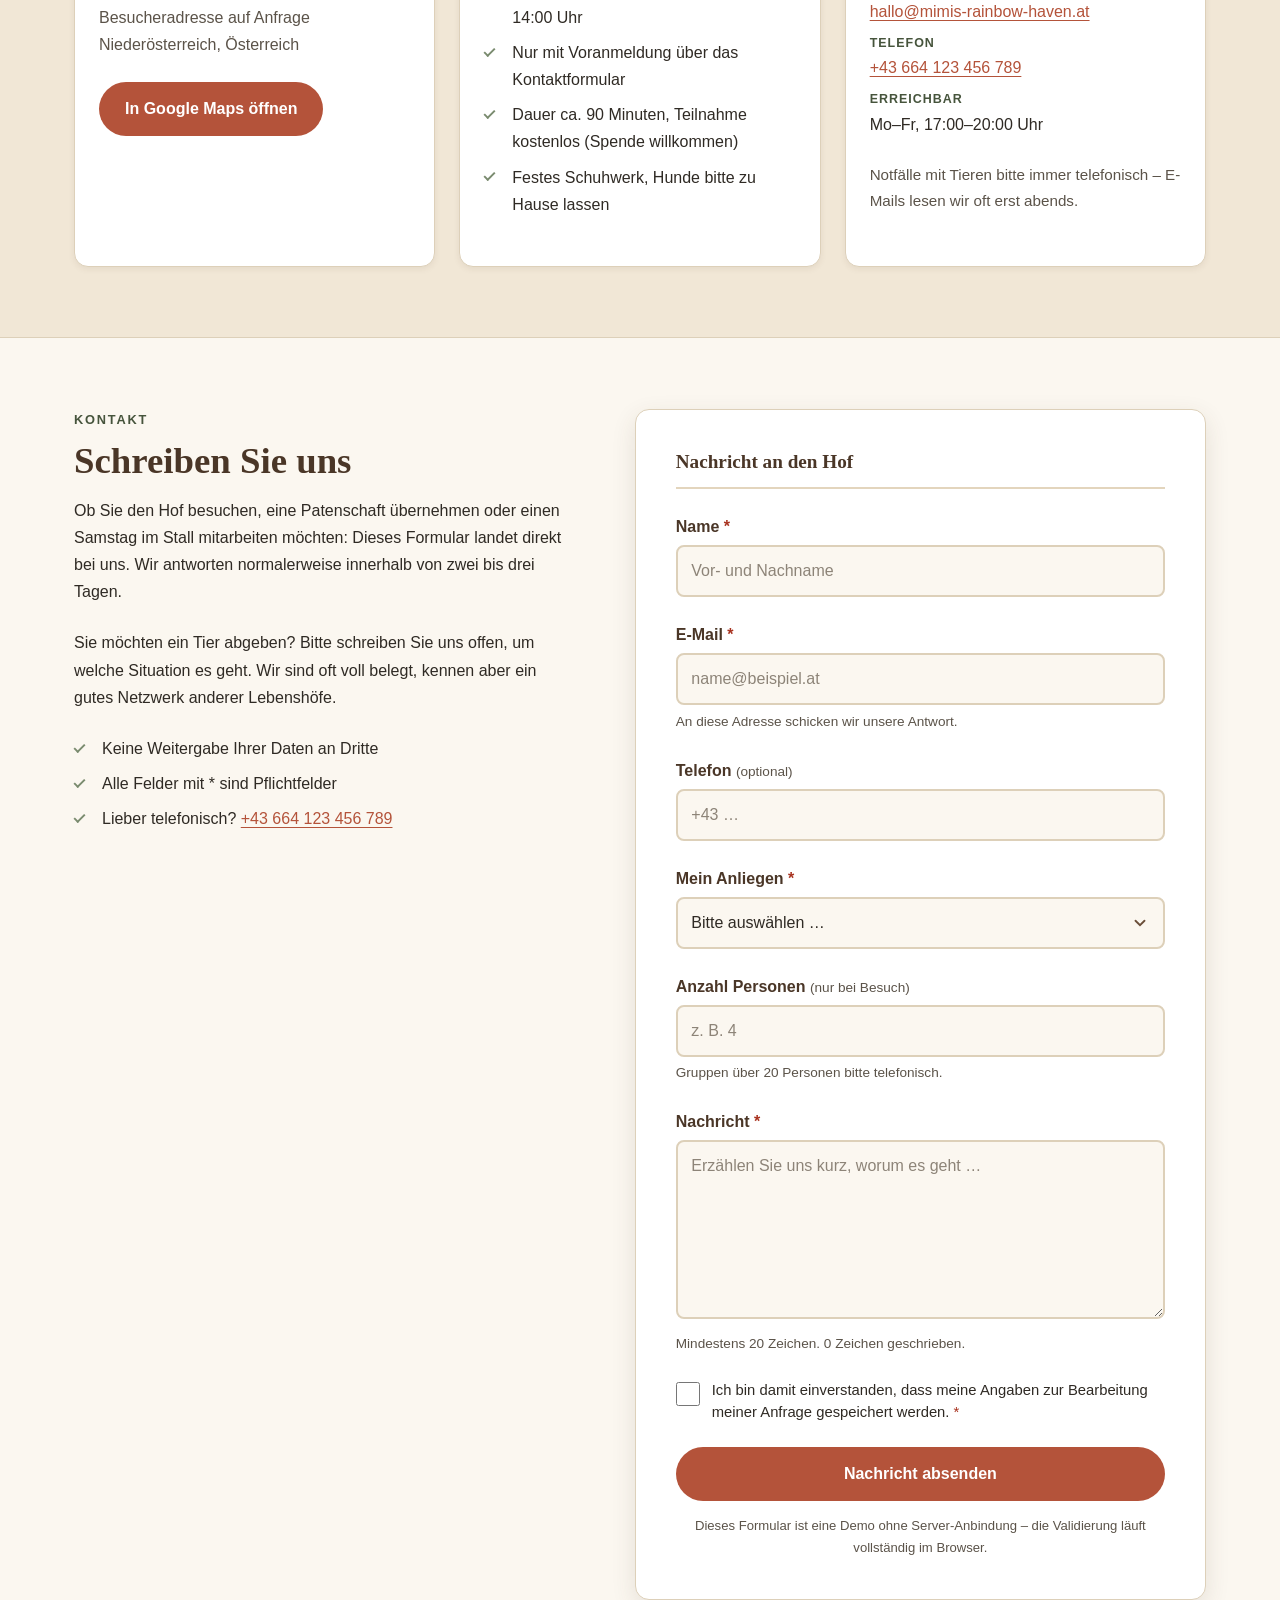
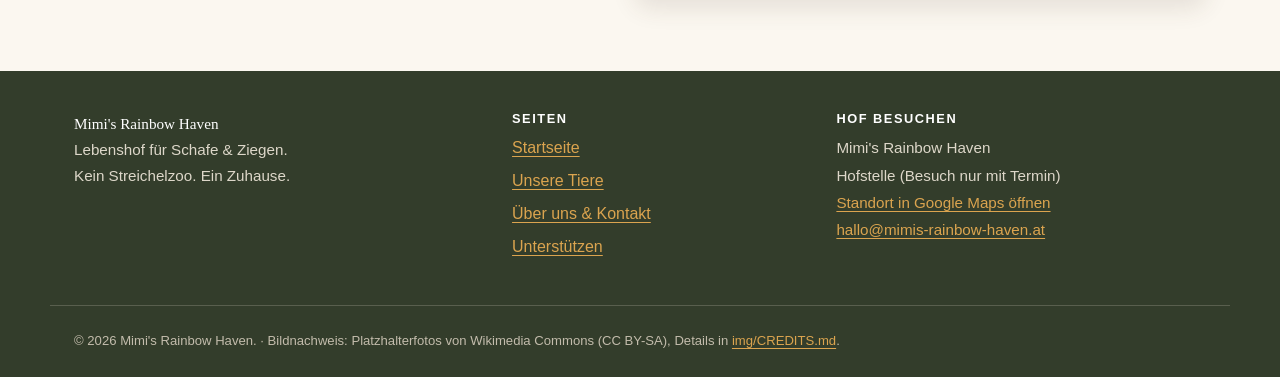
<file: ueber-uns.html>
<!DOCTYPE html>
<html lang="de">
<head>
  <meta charset="utf-8">
  <meta name="viewport" content="width=device-width, initial-scale=1">
  <title>Über uns &amp; Kontakt – Mimi's Rainbow Haven</title>
  <meta name="description" content="Die Entstehungsgeschichte von Mimi's Rainbow Haven, Informationen zum Standort und ein Kontaktformular für Besuch, Spende und Ehrenamt.">
  <meta name="theme-color" content="#46543c">
  <link rel="stylesheet" href="css/style.css">
</head>
<body>
  <a class="skip-link" href="#main">Zum Hauptinhalt springen</a>

  <header class="site-header">
    <div class="container site-header__inner">
      <a class="brand" href="index.html">
        <svg class="brand__mark" viewBox="0 0 48 28" aria-hidden="true" focusable="false">
          <path d="M4 26a20 20 0 0 1 40 0" fill="none" stroke="#c96f4a" stroke-width="4" stroke-linecap="round"/>
          <path d="M10 26a14 14 0 0 1 28 0" fill="none" stroke="#dba44f" stroke-width="4" stroke-linecap="round"/>
          <path d="M16 26a8 8 0 0 1 16 0" fill="none" stroke="#7a8b6f" stroke-width="4" stroke-linecap="round"/>
        </svg>
        <span class="brand__text">
          <strong class="brand__name">Mimi's Rainbow Haven</strong>
          <span class="brand__claim">Lebenshof für Schafe &amp; Ziegen</span>
        </span>
      </a>

      <button class="nav-toggle" type="button" id="navToggle" aria-controls="primaryNav" aria-expanded="false">
        <span class="nav-toggle__icon" aria-hidden="true"></span>
        <span class="nav-toggle__text">Menü</span>
      </button>

      <nav class="site-nav" id="primaryNav" aria-label="Hauptnavigation">
        <ul class="site-nav__list">
          <li><a class="site-nav__link" href="index.html">Startseite</a></li>
          <li><a class="site-nav__link" href="tiere.html">Unsere Tiere</a></li>
          <li><a class="site-nav__link" href="ueber-uns.html" aria-current="page">Über uns &amp; Kontakt</a></li>
          <li><a class="site-nav__link site-nav__link--cta" href="tiere.html#unterstuetzen">Unterstützen</a></li>
        </ul>
      </nav>
    </div>
  </header>

  <main id="main">

    <!-- ============ Seitenkopf ============ -->
    <section class="page-head" aria-labelledby="page-title">
      <div class="container">
        <p class="eyebrow">Über uns</p>
        <h1 id="page-title">Wie aus einer alten Ziege ein Lebenshof wurde</h1>
        <p class="page-head__lead">
          Mimi's Rainbow Haven ist nicht aus einem Plan entstanden, sondern aus einem
          Nachmittag, an dem wir nicht wegsehen konnten.
        </p>
      </div>
    </section>

    <!-- ============ Geschichte ============ -->
    <section class="section" aria-labelledby="story-title">
      <div class="container grid-2 grid-2--wide-text">
        <div class="prose">
          <h2 id="story-title">Unsere Geschichte</h2>
          <p>
            Im Frühling 2017 waren wir eigentlich nur unterwegs, um Zaunpfosten zu holen.
            Am Ortsrand stand ein Anhänger, daneben eine Ziege, die nicht mehr aufstehen
            wollte. Alt, abgemagert, mit entzündeten Hufen und einem Preis von 40&nbsp;Euro.
            Der Händler sagte, sie bringe nichts mehr.
          </p>
          <p>
            Wir nahmen sie mit. Sie passte kaum in den Kofferraum unseres alten Kombis und
            schrie die ganze Fahrt. In der Nacht lag sie in unserer Garage auf
            Stroh, und wir saßen daneben und wussten nicht, ob sie den Morgen sehen würde.
            Sie tat es. Wir nannten sie <strong>Mimi</strong>.
          </p>
          <p>
            Mimi lebte danach noch sechs Jahre. Sie lernte wieder gehen, stahl Brot vom
            Gartentisch und entschied selbstständig, dass die Küchentür eigentlich ihr
            gehörte. Vor allem aber brachte sie uns die Frage ein, die alles veränderte:
            <em>Was passiert mit all den anderen?</em>
          </p>
          <p>
            Ein halbes Jahr später kamen vier Schafe aus einer Beschlagnahmung dazu. Dann
            ein Bock, den niemand haben wollte, weil er Hörner hatte. Dann zwei Zwergziegen
            aus einer aufgelösten Hobbyhaltung. Aus der Garage wurde ein Stall, aus der
            Wiese hinter dem Haus eine Koppel, aus einem Zufall ein Versprechen.
          </p>
          <p>
            Seit 2021 sind wir ein eingetragener Verein. Die Pacht für die Weiden, das Heu,
            die Tierärztin, der Klauenpfleger – all das finanzieren wir über Patenschaften,
            Spenden und zwei Hoffeste im Jahr. Bezahlt wird hier niemand. Gearbeitet wird
            trotzdem jeden Tag, bei jedem Wetter, vor und nach dem eigentlichen Job.
          </p>
          <p>
            Der Name war Mimis Idee – oder zumindest tun wir so. „Rainbow Haven“, weil
            dieser Hof der Ort ist, an dem die Tiere vor der Regenbogenbrücke noch einmal
            richtig leben dürfen. So lange wie möglich. Und wenn es Zeit ist, gehen sie
            hier, auf ihrer eigenen Wiese, und nicht in einem Transporter.
          </p>
        </div>

        <aside class="sidecard" aria-labelledby="facts-title">
          <h2 class="sidecard__title" id="facts-title">Auf einen Blick</h2>
          <dl class="deflist">
            <dt>Gegründet</dt>
            <dd>2017 (Verein seit 2021)</dd>
            <dt>Bewohner</dt>
            <dd>23 Schafe und Ziegen</dd>
            <dt>Fläche</dt>
            <dd>4,5 Hektar Weide, Wald, Unterstände</dd>
            <dt>Team</dt>
            <dd>2 Hofverantwortliche, 11 Ehrenamtliche</dd>
            <dt>Grundsatz</dt>
            <dd>Keine Zucht, keine Vermittlung, keine Schlachtung</dd>
          </dl>
          <figure class="sidecard__figure">
            <img
              src="img/hofalltag.jpg"
              alt="Junge braune Ziege mit Halsband steht in einer Wiese voller weißer Blüten."
              width="1280" height="1113" loading="lazy" data-fallback="goat">
            <figcaption>Hofalltag: Erst wird kontrolliert, wer da kommt.</figcaption>
          </figure>
        </aside>
      </div>
    </section>

    <!-- ============ Standort ============ -->
    <section class="section section--alt" aria-labelledby="location-title" id="standort">
      <div class="container">
        <header class="section__head">
          <p class="eyebrow">Anfahrt</p>
          <h2 id="location-title">Wo Sie uns finden</h2>
          <p class="section__lead">
            Der Hof liegt am Ende eines Feldwegs – bitte folgen Sie der Beschilderung und
            parken Sie auf der Schotterfläche vor der Einfahrt, nicht am Wendeplatz.
          </p>
        </header>

        <div class="location">
          <article class="location__card">
            <h3>Adresse</h3>
            <address>
              Mimi's Rainbow Haven – Lebenshof<br>
              Besucheradresse auf Anfrage<br>
              Niederösterreich, Österreich
            </address>
            <p>
              <a class="btn btn--primary" href="https://maps.app.goo.gl/F7PwFQZy1q6itz8a9" target="_blank" rel="noopener">
                In Google&nbsp;Maps öffnen
                <span class="visually-hidden">(öffnet in einem neuen Tab)</span>
              </a>
            </p>
          </article>

          <article class="location__card">
            <h3>Besuchszeiten</h3>
            <ul class="ticklist">
              <li>Hofführungen: jeden 1. &amp; 3. Sonntag, 14:00 Uhr</li>
              <li>Nur mit Voranmeldung über das Kontaktformular</li>
              <li>Dauer ca. 90 Minuten, Teilnahme kostenlos (Spende willkommen)</li>
              <li>Festes Schuhwerk, Hunde bitte zu Hause lassen</li>
            </ul>
          </article>

          <article class="location__card">
            <h3>Direkter Kontakt</h3>
            <ul class="contactlist">
              <li><span class="contactlist__label">E-Mail</span>
                <a href="mailto:hallo@mimis-rainbow-haven.at">hallo@mimis-rainbow-haven.at</a></li>
              <li><span class="contactlist__label">Telefon</span>
                <a href="tel:+43664123456789">+43 664 123 456 789</a></li>
              <li><span class="contactlist__label">Erreichbar</span>
                Mo–Fr, 17:00–20:00 Uhr</li>
            </ul>
            <p class="muted">
              Notfälle mit Tieren bitte immer telefonisch – E-Mails lesen wir
              oft erst abends.
            </p>
          </article>
        </div>
      </div>
    </section>

    <!-- ============ Kontaktformular ============ -->
    <section class="section" aria-labelledby="contact-title" id="kontakt">
      <div class="container grid-2 grid-2--form">
        <div class="prose">
          <p class="eyebrow">Kontakt</p>
          <h2 id="contact-title">Schreiben Sie uns</h2>
          <p>
            Ob Sie den Hof besuchen, eine Patenschaft übernehmen oder einen Samstag im
            Stall mitarbeiten möchten: Dieses Formular landet direkt bei uns. Wir
            antworten normalerweise innerhalb von zwei bis drei Tagen.
          </p>
          <p>
            Sie möchten ein Tier abgeben? Bitte schreiben Sie uns offen, um welche Situation
            es geht. Wir sind oft voll belegt, kennen aber ein gutes Netzwerk anderer
            Lebenshöfe.
          </p>
          <ul class="ticklist">
            <li>Keine Weitergabe Ihrer Daten an Dritte</li>
            <li>Alle Felder mit <span aria-hidden="true">*</span> sind Pflichtfelder</li>
            <li>Lieber telefonisch? <a href="tel:+43664123456789">+43 664 123 456 789</a></li>
          </ul>
        </div>

        <form class="form" id="contactForm" action="#" method="post" novalidate>
          <h3 class="form__title">Nachricht an den Hof</h3>

          <!-- Statusmeldung für Screenreader und sichtbares Feedback -->
          <p class="form__status" id="formStatus" role="status" aria-live="polite"></p>

          <div class="field">
            <label class="field__label" for="name">
              Name <span class="field__req" aria-hidden="true">*</span>
            </label>
            <input class="field__input" type="text" id="name" name="name"
                   autocomplete="name" required
                   aria-describedby="name-error" placeholder="Vor- und Nachname">
            <span class="field__error" id="name-error" data-error-for="name"></span>
          </div>

          <div class="field">
            <label class="field__label" for="email">
              E-Mail <span class="field__req" aria-hidden="true">*</span>
            </label>
            <input class="field__input" type="email" id="email" name="email"
                   autocomplete="email" required
                   aria-describedby="email-hint email-error" placeholder="name@beispiel.at">
            <span class="field__hint" id="email-hint">An diese Adresse schicken wir unsere Antwort.</span>
            <span class="field__error" id="email-error" data-error-for="email"></span>
          </div>

          <div class="field">
            <label class="field__label" for="phone">Telefon <span class="field__opt">(optional)</span></label>
            <input class="field__input" type="tel" id="phone" name="phone"
                   autocomplete="tel" inputmode="tel"
                   aria-describedby="phone-error" placeholder="+43 …">
            <span class="field__error" id="phone-error" data-error-for="phone"></span>
          </div>

          <div class="field">
            <label class="field__label" for="topic">
              Mein Anliegen <span class="field__req" aria-hidden="true">*</span>
            </label>
            <select class="field__input field__input--select" id="topic" name="topic"
                    required aria-describedby="topic-error">
              <option value="">Bitte auswählen …</option>
              <option value="besuch">Besuch / Hofführung</option>
              <option value="spende">Spende</option>
              <option value="patenschaft">Tierpatenschaft</option>
              <option value="ehrenamt">Ehrenamt / Mithilfe</option>
              <option value="tierabgabe">Tierabgabe / Notfall</option>
              <option value="sonstiges">Sonstiges</option>
            </select>
            <span class="field__error" id="topic-error" data-error-for="topic"></span>
          </div>

          <div class="field">
            <label class="field__label" for="visitors">
              Anzahl Personen <span class="field__opt">(nur bei Besuch)</span>
            </label>
            <input class="field__input" type="number" id="visitors" name="visitors"
                   min="1" max="20" step="1" inputmode="numeric"
                   aria-describedby="visitors-hint visitors-error" placeholder="z. B. 4">
            <span class="field__hint" id="visitors-hint">Gruppen über 20 Personen bitte telefonisch.</span>
            <span class="field__error" id="visitors-error" data-error-for="visitors"></span>
          </div>

          <div class="field">
            <label class="field__label" for="message">
              Nachricht <span class="field__req" aria-hidden="true">*</span>
            </label>
            <textarea class="field__input field__input--area" id="message" name="message"
                      rows="6" required minlength="20"
                      aria-describedby="message-hint message-error"
                      placeholder="Erzählen Sie uns kurz, worum es geht …"></textarea>
            <span class="field__hint" id="message-hint">
              Mindestens 20 Zeichen. <span data-char-count>0</span> Zeichen geschrieben.
            </span>
            <span class="field__error" id="message-error" data-error-for="message"></span>
          </div>

          <div class="field field--check">
            <input class="field__checkbox" type="checkbox" id="privacy" name="privacy"
                   required aria-describedby="privacy-error" value="ja">
            <label class="field__label field__label--inline" for="privacy">
              Ich bin damit einverstanden, dass meine Angaben zur Bearbeitung meiner Anfrage
              gespeichert werden. <span class="field__req" aria-hidden="true">*</span>
            </label>
            <span class="field__error" id="privacy-error" data-error-for="privacy"></span>
          </div>

          <button class="btn btn--primary btn--block" type="submit">Nachricht absenden</button>

          <p class="form__note">
            Dieses Formular ist eine Demo ohne Server-Anbindung – die Validierung läuft
            vollständig im Browser.
          </p>
        </form>
      </div>
    </section>

  </main>

  <footer class="site-footer">
    <div class="container site-footer__grid">
      <div class="site-footer__col">
        <p class="site-footer__brand">Mimi's Rainbow Haven</p>
        <p>Lebenshof für Schafe &amp; Ziegen.<br>Kein Streichelzoo. Ein Zuhause.</p>
      </div>
      <nav class="site-footer__col" aria-label="Fußzeilen-Navigation">
        <h2 class="site-footer__title">Seiten</h2>
        <ul class="site-footer__list">
          <li><a href="index.html">Startseite</a></li>
          <li><a href="tiere.html">Unsere Tiere</a></li>
          <li><a href="ueber-uns.html">Über uns &amp; Kontakt</a></li>
          <li><a href="tiere.html#unterstuetzen">Unterstützen</a></li>
        </ul>
      </nav>
      <div class="site-footer__col">
        <h2 class="site-footer__title">Hof besuchen</h2>
        <address>
          Mimi's Rainbow Haven<br>
          Hofstelle (Besuch nur mit Termin)<br>
          <a href="https://maps.app.goo.gl/F7PwFQZy1q6itz8a9" target="_blank" rel="noopener">
            Standort in Google&nbsp;Maps öffnen
          </a><br>
          <a href="mailto:hallo@mimis-rainbow-haven.at">hallo@mimis-rainbow-haven.at</a>
        </address>
      </div>
    </div>
    <div class="container site-footer__bottom">
      <p>&copy; <span data-current-year>2026</span> Mimi's Rainbow Haven. &middot;
        Bildnachweis: Platzhalterfotos von Wikimedia Commons (CC&nbsp;BY-SA), Details in
        <a href="img/CREDITS.md">img/CREDITS.md</a>.</p>
    </div>
  </footer>

  <script src="js/script.js"></script>
</body>
</html>
</file>
<file: css/style.css>
/* ==========================================================================
   Mimi's Rainbow Haven – Stylesheet
   Aufbau:  1. Design-Tokens  2. Reset/Basis  3. Layout-Helfer  4. Header/Nav
            5. Hero  6. Sektionen & Inhaltsbausteine  7. Tiere & Lightbox
            8. Unterstützung  9. Formular  10. Footer  11. Media Queries
   Prinzip: Mobile First – Basisregeln gelten für Smartphones,
            Erweiterungen folgen in den Media Queries am Dateiende.
   ========================================================================== */

/* ===== 1. Design-Tokens ================================================== */
:root {
  /* Warme Naturtöne */
  --c-cream:        #fbf7f0;
  --c-beige:        #f1e7d6;
  --c-beige-dark:   #e3d5bd;
  --c-sage:         #7a8b6f;
  --c-sage-dark:    #46543c;  /* Kontrast auf Cream: 7.4:1 */
  --c-sage-darker:  #333d2b;
  --c-brown:        #6b4f3a;
  --c-brown-dark:   #4a3627;
  --c-terracotta:   #b4533a;  /* Kontrast auf Cream: 4.8:1 */
  --c-amber:        #dba44f;

  --c-text:         #2f2a24;  /* Kontrast auf Cream: 13.3:1 */
  --c-text-soft:    #5b5349;  /* Kontrast auf Cream: 6.4:1 */
  --c-border:       #ddd0b9;
  --c-white:        #ffffff;
  --c-error:        #a8321f;  /* Kontrast auf Weiß: 6.1:1 */
  --c-success:      #2f6b45;

  --f-body: "Segoe UI", -apple-system, BlinkMacSystemFont, "Helvetica Neue", Arial, sans-serif;
  --f-head: Georgia, "Iowan Old Style", "Times New Roman", serif;

  --space-xs: 0.5rem;
  --space-sm: 0.875rem;
  --space-md: 1.5rem;
  --space-lg: 2.5rem;
  --space-xl: 4rem;

  --radius:    14px;
  --radius-sm: 8px;
  --radius-lg: 24px;

  --shadow-sm: 0 2px 6px rgba(74, 54, 39, 0.08);
  --shadow-md: 0 8px 24px rgba(74, 54, 39, 0.12);
  --shadow-lg: 0 18px 48px rgba(74, 54, 39, 0.20);

  --wrap: 1180px;
  --header-h: 68px;
}

/* ===== 2. Reset & Basis ================================================== */
*,
*::before,
*::after { box-sizing: border-box; }

html {
  font-size: 100%;
  -webkit-text-size-adjust: 100%;
  scroll-behavior: smooth;
  scroll-padding-top: calc(var(--header-h) + 1rem);
}

body {
  margin: 0;
  background-color: var(--c-cream);
  color: var(--c-text);
  font-family: var(--f-body);
  font-size: 1rem;
  line-height: 1.7;
  -webkit-font-smoothing: antialiased;
}

h1, h2, h3, h4 {
  margin: 0 0 var(--space-sm);
  font-family: var(--f-head);
  font-weight: 700;
  line-height: 1.2;
  color: var(--c-brown-dark);
  text-wrap: balance;
}

h1 { font-size: clamp(1.85rem, 6vw, 3.25rem); }
h2 { font-size: clamp(1.5rem, 4.4vw, 2.3rem); }
h3 { font-size: clamp(1.15rem, 3vw, 1.4rem); }

p  { margin: 0 0 var(--space-md); }
p:last-child { margin-bottom: 0; }

img, svg {
  display: block;
  max-width: 100%;
  height: auto;
}

ul, ol { margin: 0 0 var(--space-md); padding-left: 1.25rem; }
dl     { margin: 0; }

a {
  color: var(--c-terracotta);
  text-decoration-thickness: 1px;
  text-underline-offset: 3px;
}
a:hover { color: var(--c-brown-dark); }

address { font-style: normal; }

strong { color: var(--c-brown-dark); }

/* Sichtbare Fokus-Zustände für Tastaturnavigation */
:focus-visible {
  outline: 3px solid var(--c-terracotta);
  outline-offset: 3px;
  border-radius: 4px;
}

/* Nur für Screenreader */
.visually-hidden {
  position: absolute !important;
  width: 1px; height: 1px;
  margin: -1px; padding: 0;
  overflow: hidden;
  clip: rect(0 0 0 0);
  clip-path: inset(50%);
  white-space: nowrap;
  border: 0;
}

/* Sprunglink */
.skip-link {
  position: absolute;
  top: -100px;
  left: var(--space-md);
  z-index: 200;
  padding: 0.75rem 1.25rem;
  background: var(--c-sage-dark);
  color: var(--c-white);
  font-weight: 600;
  border-radius: 0 0 var(--radius-sm) var(--radius-sm);
  text-decoration: none;
  transition: top 0.2s ease;
}
.skip-link:focus { top: 0; color: var(--c-white); }

/* ===== 3. Layout-Helfer ================================================== */
.container {
  width: 100%;
  max-width: var(--wrap);
  margin-inline: auto;
  padding-inline: var(--space-md);
}

.section { padding-block: var(--space-xl); }

.section--alt {
  background: var(--c-beige);
  border-block: 1px solid var(--c-border);
}

.section--figures {
  background: var(--c-sage-dark);
  color: var(--c-beige);
  padding-block: var(--space-lg);
}

.section__head {
  max-width: 60ch;
  margin-bottom: var(--space-lg);
}

.section__lead {
  font-size: 1.075rem;
  color: var(--c-text-soft);
}

.section__foot {
  margin-top: var(--space-lg);
  text-align: center;
}

.eyebrow {
  margin: 0 0 var(--space-xs);
  font-family: var(--f-body);
  font-size: 0.8rem;
  font-weight: 700;
  letter-spacing: 0.14em;
  text-transform: uppercase;
  color: var(--c-sage-dark);
}

.muted { color: var(--c-text-soft); font-size: 0.95rem; }

.prose > :last-child { margin-bottom: 0; }

.grid-2 {
  display: grid;
  gap: var(--space-lg);
}

/* ----- Buttons ----- */
.btn {
  display: inline-flex;
  align-items: center;
  justify-content: center;
  gap: 0.5rem;
  min-height: 48px;
  padding: 0.7rem 1.5rem;
  border: 2px solid transparent;
  border-radius: 999px;
  font: inherit;
  font-weight: 600;
  text-align: center;
  text-decoration: none;
  cursor: pointer;
  transition: transform 0.15s ease, background-color 0.2s ease, color 0.2s ease;
}
.btn:hover { transform: translateY(-2px); }
.btn:active { transform: translateY(0); }

.btn--primary {
  background: var(--c-terracotta);
  color: var(--c-white);
}
.btn--primary:hover { background: #96402b; color: var(--c-white); }

.btn--outline {
  background: transparent;
  border-color: var(--c-brown);
  color: var(--c-brown-dark);
}
.btn--outline:hover { background: var(--c-brown); color: var(--c-white); }

.btn--ghost {
  background: rgba(251, 247, 240, 0.92);
  color: var(--c-brown-dark);
}
.btn--ghost:hover { background: var(--c-white); color: var(--c-brown-dark); }

.btn--block { width: 100%; }

.link-arrow {
  display: inline-flex;
  align-items: center;
  gap: 0.4rem;
  font-weight: 600;
  text-decoration: none;
  border-bottom: 2px solid currentColor;
  padding-bottom: 2px;
}
.link-arrow::after { content: "\2192"; transition: transform 0.2s ease; }
.link-arrow:hover::after { transform: translateX(4px); }

/* ===== 4. Header & Navigation ============================================ */
.site-header {
  position: sticky;
  top: 0;
  z-index: 100;
  background: rgba(251, 247, 240, 0.96);
  backdrop-filter: blur(8px);
  border-bottom: 1px solid var(--c-border);
}

.site-header__inner {
  display: flex;
  align-items: center;
  justify-content: space-between;
  gap: var(--space-sm);
  min-height: var(--header-h);
  flex-wrap: wrap;
}

.brand {
  display: flex;
  align-items: center;
  gap: 0.6rem;
  color: var(--c-brown-dark);
  text-decoration: none;
}
.brand__mark { width: 40px; flex: none; }
.brand__text { display: flex; flex-direction: column; line-height: 1.25; }
.brand__name {
  font-family: var(--f-head);
  font-size: 1.05rem;
  color: var(--c-brown-dark);
}
.brand__claim {
  font-size: 0.72rem;
  letter-spacing: 0.04em;
  color: var(--c-text-soft);
}

/* Menü-Button (nur mobil sichtbar) */
.nav-toggle {
  display: inline-flex;
  align-items: center;
  gap: 0.55rem;
  min-height: 44px;
  padding: 0.4rem 0.9rem;
  background: var(--c-beige);
  border: 1px solid var(--c-border);
  border-radius: 999px;
  font: inherit;
  font-weight: 600;
  color: var(--c-brown-dark);
  cursor: pointer;
}
.nav-toggle__icon {
  position: relative;
  width: 20px;
  height: 2px;
  background: currentColor;
  border-radius: 2px;
  transition: background-color 0.2s ease;
}
.nav-toggle__icon::before,
.nav-toggle__icon::after {
  content: "";
  position: absolute;
  left: 0;
  width: 20px;
  height: 2px;
  background: currentColor;
  border-radius: 2px;
  transition: transform 0.2s ease;
}
.nav-toggle__icon::before { top: -6px; }
.nav-toggle__icon::after  { top: 6px; }

.nav-toggle[aria-expanded="true"] .nav-toggle__icon { background: transparent; }
.nav-toggle[aria-expanded="true"] .nav-toggle__icon::before { transform: translateY(6px) rotate(45deg); }
.nav-toggle[aria-expanded="true"] .nav-toggle__icon::after  { transform: translateY(-6px) rotate(-45deg); }

/* Navigation: mobil eingeklappt */
.site-nav {
  display: none;
  width: 100%;
  padding-bottom: var(--space-sm);
}
.site-nav.is-open { display: block; }

.site-nav__list {
  display: flex;
  flex-direction: column;
  gap: 0.25rem;
  margin: 0;
  padding: 0;
  list-style: none;
}

.site-nav__link {
  display: block;
  padding: 0.7rem 0.9rem;
  border-radius: var(--radius-sm);
  color: var(--c-brown-dark);
  font-weight: 600;
  text-decoration: none;
}
.site-nav__link:hover { background: var(--c-beige); color: var(--c-brown-dark); }

.site-nav__link[aria-current="page"] {
  background: var(--c-beige-dark);
  color: var(--c-brown-dark);
}

.site-nav__link--cta {
  background: var(--c-terracotta);
  color: var(--c-white);
  text-align: center;
}
.site-nav__link--cta:hover { background: #96402b; color: var(--c-white); }

/* ===== 5. Hero =========================================================== */
.hero {
  position: relative;
  display: grid;
  align-items: end;
  min-height: min(78vh, 620px);
  overflow: hidden;
  background: var(--c-sage-dark);
}

.hero__image {
  position: absolute;
  inset: 0;
  width: 100%;
  height: 100%;
  object-fit: cover;
}

.hero__overlay {
  position: absolute;
  inset: 0;
  background: linear-gradient(
    to top,
    rgba(32, 26, 20, 0.88) 0%,
    rgba(32, 26, 20, 0.62) 45%,
    rgba(32, 26, 20, 0.25) 100%
  );
}

.hero__content {
  position: relative;
  padding-block: var(--space-xl) var(--space-lg);
  max-width: 44rem;
  color: var(--c-cream);
}

.hero__kicker {
  margin: 0 0 var(--space-xs);
  font-size: 0.8rem;
  font-weight: 700;
  letter-spacing: 0.16em;
  text-transform: uppercase;
  color: var(--c-amber);
}

.hero__title { color: var(--c-white); margin-bottom: var(--space-md); }

.hero__text {
  font-size: 1.075rem;
  color: #f2ece2;
  max-width: 38rem;
}

.hero__actions {
  display: flex;
  flex-wrap: wrap;
  gap: var(--space-sm);
  margin: var(--space-lg) 0 0;
}

/* ===== 6. Inhaltsbausteine =============================================== */

/* Seitenkopf der Unterseiten */
.page-head {
  padding-block: var(--space-lg) var(--space-md);
  background: linear-gradient(180deg, var(--c-beige) 0%, var(--c-cream) 100%);
  border-bottom: 1px solid var(--c-border);
}
.page-head__lead {
  max-width: 55ch;
  font-size: 1.075rem;
  color: var(--c-text-soft);
}

/* Bild mit Rahmen */
.figure {
  margin: 0;
  background: var(--c-white);
  padding: 0.75rem;
  border: 1px solid var(--c-border);
  border-radius: var(--radius);
  box-shadow: var(--shadow-sm);
}
.figure img { border-radius: var(--radius-sm); width: 100%; object-fit: cover; }
.figure figcaption {
  padding: 0.75rem 0.25rem 0.25rem;
  font-size: 0.875rem;
  color: var(--c-text-soft);
}

/* Karten-Raster */
.cards {
  display: grid;
  gap: var(--space-md);
  margin: 0;
  padding: 0;
  list-style: none;
}

.card {
  height: 100%;
  padding: var(--space-md);
  background: var(--c-white);
  border: 1px solid var(--c-border);
  border-top: 4px solid var(--c-sage);
  border-radius: var(--radius);
  box-shadow: var(--shadow-sm);
}
.card__icon {
  display: inline-flex;
  align-items: center;
  justify-content: center;
  width: 48px; height: 48px;
  margin-bottom: var(--space-sm);
  background: var(--c-beige);
  border-radius: 50%;
  color: var(--c-sage-dark);
}
.card__icon svg { width: 26px; height: 26px; }
.card p { margin-bottom: 0; color: var(--c-text-soft); }

/* Zahlen-Leiste */
.figures {
  display: grid;
  grid-template-columns: repeat(2, 1fr);
  gap: var(--space-md);
  margin: 0;
  padding: 0;
  list-style: none;
  text-align: center;
}
.figures__item { display: flex; flex-direction: column; gap: 0.2rem; }
.figures__value {
  font-family: var(--f-head);
  font-size: clamp(1.6rem, 5vw, 2.4rem);
  font-weight: 700;
  color: var(--c-amber);
  line-height: 1.1;
}
.figures__label { font-size: 0.875rem; color: #e7e0d2; line-height: 1.4; }

/* Teaser-Kacheln (Startseite) */
.teaser-grid {
  display: grid;
  grid-template-columns: repeat(2, 1fr);
  gap: var(--space-sm);
  margin: 0;
  padding: 0;
  list-style: none;
}
.teaser {
  position: relative;
  display: block;
  overflow: hidden;
  border-radius: var(--radius);
  box-shadow: var(--shadow-sm);
  text-decoration: none;
}
.teaser img {
  width: 100%;
  aspect-ratio: 1 / 1;
  object-fit: cover;
  transition: transform 0.4s ease;
}
.teaser:hover img,
.teaser:focus-visible img { transform: scale(1.06); }

.teaser__label {
  position: absolute;
  inset: auto 0 0 0;
  display: flex;
  flex-direction: column;
  padding: 2.5rem 0.9rem 0.8rem;
  background: linear-gradient(to top, rgba(32, 26, 20, 0.9), transparent);
  color: var(--c-white);
  font-family: var(--f-head);
  font-size: 1.1rem;
  font-weight: 700;
}
.teaser__meta {
  font-family: var(--f-body);
  font-size: 0.78rem;
  font-weight: 400;
  color: #e7e0d2;
}

/* Infokarte / Sidebar */
.sidecard {
  padding: var(--space-md);
  background: var(--c-beige);
  border: 1px solid var(--c-border);
  border-radius: var(--radius);
  box-shadow: var(--shadow-sm);
  height: fit-content;
}
.sidecard__title { font-size: 1.15rem; }
.sidecard__figure { margin: var(--space-md) 0 0; }
.sidecard__figure img { border-radius: var(--radius-sm); }
.sidecard__figure figcaption {
  margin-top: 0.5rem;
  font-size: 0.85rem;
  color: var(--c-text-soft);
}

/* Definitionslisten */
.deflist {
  display: grid;
  grid-template-columns: minmax(7rem, auto) 1fr;
  gap: 0.35rem var(--space-sm);
  font-size: 0.95rem;
}
.deflist dt { font-weight: 700; color: var(--c-sage-dark); }
.deflist dd { margin: 0; color: var(--c-text); }
.deflist--bank { margin-bottom: var(--space-md); }

.iban { font-family: ui-monospace, "SFMono-Regular", Menlo, Consolas, monospace; font-size: 0.9rem; }

/* Häkchen-Liste */
.ticklist { list-style: none; padding: 0; }
.ticklist li {
  position: relative;
  padding-left: 1.75rem;
  margin-bottom: 0.5rem;
}
.ticklist li::before {
  content: "";
  position: absolute;
  left: 0; top: 0.55em;
  width: 0.7rem; height: 0.38rem;
  border-left: 2.5px solid var(--c-sage);
  border-bottom: 2.5px solid var(--c-sage);
  transform: rotate(-45deg);
}

/* Kontakt-Liste */
.contactlist { list-style: none; padding: 0; margin-bottom: var(--space-md); }
.contactlist li { margin-bottom: 0.5rem; }
.contactlist__label {
  display: block;
  font-size: 0.78rem;
  font-weight: 700;
  letter-spacing: 0.08em;
  text-transform: uppercase;
  color: var(--c-sage-dark);
}

/* Standort-Karten */
.location {
  display: grid;
  gap: var(--space-md);
}
.location__card {
  padding: var(--space-md);
  background: var(--c-white);
  border: 1px solid var(--c-border);
  border-radius: var(--radius);
  box-shadow: var(--shadow-sm);
}
.location__card h3 { color: var(--c-brown-dark); }
.location__card address { margin-bottom: var(--space-md); color: var(--c-text-soft); }

/* Call-to-Action-Band */
.cta {
  background: var(--c-brown);
  color: var(--c-cream);
  padding-block: var(--space-lg);
}
.cta__inner { display: grid; gap: var(--space-md); align-items: center; }
.cta h2 { color: var(--c-white); }
.cta p  { color: #f0e8dc; margin-bottom: 0; }
.cta__actions { display: flex; flex-wrap: wrap; gap: var(--space-sm); margin: 0; }
.cta .btn--outline { border-color: var(--c-cream); color: var(--c-cream); }
.cta .btn--outline:hover { background: var(--c-cream); color: var(--c-brown-dark); }

/* ===== 7. Tiere & Lightbox =============================================== */
.animal-grid {
  display: grid;
  gap: var(--space-md);
  margin: 0;
  padding: 0;
  list-style: none;
}

.animal {
  display: flex;
  flex-direction: column;
  height: 100%;
  overflow: hidden;
  background: var(--c-white);
  border: 1px solid var(--c-border);
  border-radius: var(--radius);
  box-shadow: var(--shadow-sm);
  transition: box-shadow 0.25s ease, transform 0.25s ease;
}
.animal:hover { box-shadow: var(--shadow-md); transform: translateY(-3px); }

/* Bild als Button – öffnet die Lightbox */
.animal__media {
  position: relative;
  display: block;
  width: 100%;
  padding: 0;
  border: 0;
  background: var(--c-beige-dark);
  cursor: zoom-in;
  overflow: hidden;
}
.animal__media img {
  width: 100%;
  aspect-ratio: 5 / 4;
  object-fit: cover;
  transition: transform 0.45s ease, filter 0.3s ease;
}
.animal__media:hover img,
.animal__media:focus-visible img { transform: scale(1.05); filter: brightness(0.92); }

.animal__zoom {
  position: absolute;
  right: 0.75rem;
  bottom: 0.75rem;
  display: flex;
  align-items: center;
  justify-content: center;
  width: 40px; height: 40px;
  background: rgba(251, 247, 240, 0.94);
  color: var(--c-brown-dark);
  border-radius: 50%;
  box-shadow: var(--shadow-sm);
  opacity: 0;
  transform: translateY(6px);
  transition: opacity 0.25s ease, transform 0.25s ease;
}
.animal__zoom svg { width: 20px; height: 20px; }
.animal__media:hover .animal__zoom,
.animal__media:focus-visible .animal__zoom { opacity: 1; transform: translateY(0); }

.animal__body {
  display: flex;
  flex-direction: column;
  gap: var(--space-sm);
  padding: var(--space-md);
}
.animal__name { margin: 0; display: flex; flex-wrap: wrap; align-items: center; gap: 0.5rem; }
.animal__tag {
  padding: 0.15rem 0.6rem;
  background: var(--c-beige);
  border: 1px solid var(--c-border);
  border-radius: 999px;
  font-family: var(--f-body);
  font-size: 0.72rem;
  font-weight: 700;
  letter-spacing: 0.06em;
  text-transform: uppercase;
  color: var(--c-sage-dark);
}
.animal__facts {
  display: grid;
  grid-template-columns: minmax(6rem, auto) 1fr;
  gap: 0.2rem var(--space-sm);
  padding: var(--space-sm) 0;
  border-block: 1px dashed var(--c-border);
  font-size: 0.9rem;
}
.animal__facts dt { font-weight: 700; color: var(--c-sage-dark); }
.animal__facts dd { margin: 0; }
.animal__story { margin: 0; color: var(--c-text-soft); font-size: 0.95rem; }

/* ----- Lightbox ----- */
.lightbox {
  position: fixed;
  inset: 0;
  z-index: 300;
  display: grid;
  place-items: center;
  padding: var(--space-md);
}
.lightbox[hidden] { display: none; }

.lightbox__backdrop {
  position: absolute;
  inset: 0;
  background: rgba(26, 21, 16, 0.92);
  animation: fade-in 0.2s ease;
}

.lightbox__figure {
  position: relative;
  margin: 0;
  max-width: min(92vw, 1000px);
  text-align: center;
  animation: zoom-in 0.25s ease;
}
.lightbox__image {
  max-width: 100%;
  max-height: 72vh;
  margin-inline: auto;
  border-radius: var(--radius);
  box-shadow: var(--shadow-lg);
  background: var(--c-beige-dark);
}
.lightbox__caption {
  margin: var(--space-sm) 0 0;
  color: var(--c-cream);
  font-size: 0.95rem;
}

.lightbox__btn {
  position: absolute;
  display: flex;
  align-items: center;
  justify-content: center;
  width: 48px; height: 48px;
  background: rgba(251, 247, 240, 0.94);
  color: var(--c-brown-dark);
  border: 0;
  border-radius: 50%;
  font-size: 1.75rem;
  line-height: 1;
  cursor: pointer;
  transition: background-color 0.2s ease, transform 0.15s ease;
}
.lightbox__btn:hover { background: var(--c-white); transform: scale(1.06); }
.lightbox__btn--close { top: var(--space-md); right: var(--space-md); }
.lightbox__btn--prev  { left: var(--space-xs);  top: 50%; transform: translateY(-50%); }
.lightbox__btn--next  { right: var(--space-xs); top: 50%; transform: translateY(-50%); }
.lightbox__btn--prev:hover,
.lightbox__btn--next:hover { transform: translateY(-50%) scale(1.06); }

.lightbox__counter {
  position: absolute;
  bottom: var(--space-md);
  left: 50%;
  transform: translateX(-50%);
  margin: 0;
  padding: 0.3rem 0.9rem;
  background: rgba(251, 247, 240, 0.14);
  border-radius: 999px;
  color: var(--c-cream);
  font-size: 0.85rem;
}

/* Verhindert Scrollen hinter der offenen Lightbox */
body.has-lightbox { overflow: hidden; }

@keyframes fade-in { from { opacity: 0; } to { opacity: 1; } }
@keyframes zoom-in { from { opacity: 0; transform: scale(0.95); } to { opacity: 1; transform: scale(1); } }

/* ===== 8. Unterstützung ================================================== */
.support {
  display: grid;
  gap: var(--space-md);
}
.support__card {
  padding: var(--space-md);
  background: var(--c-white);
  border: 1px solid var(--c-border);
  border-radius: var(--radius);
  box-shadow: var(--shadow-sm);
}
.support__card--highlight {
  background: var(--c-sage-dark);
  border-color: var(--c-sage-darker);
  color: var(--c-beige);
}
.support__card--highlight h3 { color: var(--c-white); }
.support__card--highlight p  { color: #e9e3d6; }
.support__card--highlight .support__kicker { color: var(--c-amber); }

.support__kicker {
  margin: 0 0 0.35rem;
  font-size: 0.78rem;
  font-weight: 700;
  letter-spacing: 0.12em;
  text-transform: uppercase;
  color: var(--c-sage-dark);
}

.pricelist {
  list-style: none;
  padding: 0;
  margin: 0 0 var(--space-md);
}
.pricelist li {
  display: flex;
  flex-wrap: wrap;
  align-items: baseline;
  gap: 0.6rem;
  padding: 0.5rem 0;
  border-bottom: 1px solid rgba(251, 247, 240, 0.22);
}
.pricelist li:last-child { border-bottom: 0; }
.pricelist__amount {
  min-width: 4.5rem;
  font-family: var(--f-head);
  font-size: 1.25rem;
  font-weight: 700;
  color: var(--c-amber);
}
.pricelist__desc { font-size: 0.95rem; color: #e9e3d6; }

/* ===== 9. Formular ======================================================= */
.form {
  padding: var(--space-md);
  background: var(--c-white);
  border: 1px solid var(--c-border);
  border-radius: var(--radius);
  box-shadow: var(--shadow-md);
}
.form__title {
  margin-bottom: var(--space-md);
  padding-bottom: var(--space-sm);
  border-bottom: 2px solid var(--c-beige-dark);
  font-size: 1.2rem;
}

.form__status {
  display: none;
  margin-bottom: var(--space-md);
  padding: 0.85rem 1rem;
  border-radius: var(--radius-sm);
  font-size: 0.95rem;
  font-weight: 600;
}
.form__status.is-visible { display: block; }
.form__status.is-error {
  background: #fbeeea;
  border-left: 4px solid var(--c-error);
  color: var(--c-error);
}
.form__status.is-success {
  background: #eaf3ec;
  border-left: 4px solid var(--c-success);
  color: var(--c-success);
}

.field { margin-bottom: var(--space-md); }

.field__label {
  display: block;
  margin-bottom: 0.3rem;
  font-weight: 600;
  color: var(--c-brown-dark);
}
.field__req { color: var(--c-error); }
.field__opt { font-weight: 400; font-size: 0.85rem; color: var(--c-text-soft); }

.field__input {
  width: 100%;
  min-height: 48px;
  padding: 0.65rem 0.85rem;
  background: var(--c-cream);
  border: 2px solid var(--c-border);
  border-radius: var(--radius-sm);
  font: inherit;
  color: var(--c-text);
  transition: border-color 0.2s ease, background-color 0.2s ease;
}
.field__input::placeholder { color: #8d8478; }
.field__input:hover { border-color: var(--c-sage); }
.field__input:focus {
  background: var(--c-white);
  border-color: var(--c-sage-dark);
  outline: 3px solid rgba(122, 139, 111, 0.35);
  outline-offset: 0;
}
.field__input--area { min-height: 140px; resize: vertical; line-height: 1.6; }

.field__input--select {
  appearance: none;
  padding-right: 2.5rem;
  background-image: url("data:image/svg+xml,%3Csvg xmlns='http://www.w3.org/2000/svg' viewBox='0 0 24 24' fill='none' stroke='%236b4f3a' stroke-width='2.5' stroke-linecap='round'%3E%3Cpath d='M6 9l6 6 6-6'/%3E%3C/svg%3E");
  background-repeat: no-repeat;
  background-position: right 0.85rem center;
  background-size: 18px 18px;
}

.field__hint {
  display: block;
  margin-top: 0.3rem;
  font-size: 0.85rem;
  color: var(--c-text-soft);
}

.field__error {
  display: none;
  margin-top: 0.35rem;
  font-size: 0.875rem;
  font-weight: 600;
  color: var(--c-error);
}
.field__error.is-visible { display: block; }

/* Fehlerzustand */
.field__input[aria-invalid="true"] {
  border-color: var(--c-error);
  background: #fdf5f3;
}

/* Checkbox-Feld */
.field--check {
  display: grid;
  grid-template-columns: auto 1fr;
  gap: 0.25rem 0.75rem;
  align-items: start;
}
.field__checkbox {
  width: 24px; height: 24px;
  margin: 0.2rem 0 0;
  accent-color: var(--c-sage-dark);
  flex: none;
}
.field__label--inline {
  margin: 0;
  font-weight: 400;
  font-size: 0.925rem;
  line-height: 1.5;
  color: var(--c-text);
}
.field--check .field__error { grid-column: 1 / -1; }
.field__checkbox[aria-invalid="true"] { outline: 2px solid var(--c-error); outline-offset: 2px; }

.form__note {
  margin: var(--space-sm) 0 0;
  font-size: 0.82rem;
  color: var(--c-text-soft);
  text-align: center;
}

/* ===== 10. Footer ======================================================== */
.site-footer {
  margin-top: auto;
  background: var(--c-sage-darker);
  color: #ddd7c9;
  padding-block: var(--space-lg) var(--space-md);
}
.site-footer a { color: var(--c-amber); }
.site-footer a:hover { color: var(--c-white); }

.site-footer__grid {
  display: grid;
  gap: var(--space-lg);
}
.site-footer__brand {
  margin: 0 0 0.4rem;
  font-family: var(--f-head);
  font-size: 1.2rem;
  color: var(--c-white);
}
.site-footer__title {
  margin: 0 0 var(--space-xs);
  font-family: var(--f-body);
  font-size: 0.8rem;
  font-weight: 700;
  letter-spacing: 0.12em;
  text-transform: uppercase;
  color: var(--c-white);
}
.site-footer__list { list-style: none; padding: 0; margin: 0; }
.site-footer__list li { margin-bottom: 0.35rem; }
.site-footer__col p { margin-bottom: 0; font-size: 0.95rem; }
.site-footer address { font-size: 0.95rem; line-height: 1.8; }

.site-footer__bottom {
  margin-top: var(--space-lg);
  padding-top: var(--space-md);
  border-top: 1px solid rgba(221, 215, 201, 0.22);
  font-size: 0.82rem;
  color: #c3bcac;
}

/* ===== 11. Media Queries ================================================= */

/* ----- ab 600px: Tablet (Hochformat) ----- */
@media (min-width: 37.5em) {
  .cards--3       { grid-template-columns: repeat(2, 1fr); }
  .animal-grid    { grid-template-columns: repeat(2, 1fr); }
  .support        { grid-template-columns: repeat(2, 1fr); }
  .figures        { grid-template-columns: repeat(4, 1fr); }
  .teaser-grid    { grid-template-columns: repeat(4, 1fr); }
  .location       { grid-template-columns: repeat(2, 1fr); }
  .section        { padding-block: calc(var(--space-xl) * 1.1); }
  .form           { padding: var(--space-lg); }
  .brand__name    { font-size: 1.2rem; }
  .brand__claim   { font-size: 0.78rem; }
}

/* ----- ab 860px: Desktop-Navigation & zweispaltige Layouts ----- */
@media (min-width: 53.75em) {
  :root { --header-h: 76px; }

  .nav-toggle { display: none; }

  .site-header__inner { flex-wrap: nowrap; }

  .site-nav {
    display: block;
    width: auto;
    padding-bottom: 0;
  }
  .site-nav__list {
    flex-direction: row;
    align-items: center;
    gap: 0.25rem;
  }
  .site-nav__link { padding: 0.5rem 0.85rem; }
  .site-nav__link[aria-current="page"] {
    background: transparent;
    box-shadow: inset 0 -3px 0 var(--c-terracotta);
    border-radius: 0;
  }
  .site-nav__link--cta { padding-inline: 1.15rem; margin-left: 0.5rem; }
  .site-nav__link--cta[aria-current="page"] { background: var(--c-terracotta); box-shadow: none; }

  .grid-2 {
    grid-template-columns: 1fr 1fr;
    gap: var(--space-xl);
    align-items: center;
  }
  .grid-2--wide-text { grid-template-columns: minmax(0, 1.55fr) minmax(0, 1fr); align-items: start; }
  .grid-2--form      { grid-template-columns: minmax(0, 1fr) minmax(0, 1.15fr); align-items: start; }

  .figure--offset { transform: rotate(1.5deg); }

  .cards--3 { grid-template-columns: repeat(3, 1fr); }
  .location { grid-template-columns: repeat(3, 1fr); }

  .cta__inner { grid-template-columns: minmax(0, 1.6fr) auto; }

  .site-footer__grid { grid-template-columns: 1.4fr 1fr 1.3fr; }

  .hero__content { padding-block: calc(var(--space-xl) * 1.5) var(--space-xl); }
}

/* ----- ab 1100px: große Bildschirme ----- */
@media (min-width: 68.75em) {
  .animal-grid { grid-template-columns: repeat(3, 1fr); }
  .support     { grid-template-columns: repeat(4, 1fr); }
  .support__card--highlight { grid-column: span 2; }
  .lightbox__btn--prev { left: var(--space-lg); }
  .lightbox__btn--next { right: var(--space-lg); }
}

/* ----- Reduzierte Bewegung respektieren ----- */
@media (prefers-reduced-motion: reduce) {
  html { scroll-behavior: auto; }
  *, *::before, *::after {
    animation-duration: 0.01ms !important;
    animation-iteration-count: 1 !important;
    transition-duration: 0.01ms !important;
    scroll-behavior: auto !important;
  }
  .btn:hover,
  .teaser:hover img,
  .animal:hover,
  .animal__media:hover img { transform: none; }
}

/* ----- Hoher Kontrast / erzwungene Farben ----- */
@media (forced-colors: active) {
  .card, .animal, .support__card, .form, .location__card { border: 1px solid CanvasText; }
  .hero__overlay { background: none; }
}

/* ----- Druckausgabe ----- */
@media print {
  .site-header, .nav-toggle, .lightbox, .cta, .skip-link { display: none !important; }
  body { background: #fff; color: #000; }
  .section, .page-head { padding-block: 1rem; }
  a[href^="http"]::after { content: " (" attr(href) ")"; font-size: 0.8em; }
}
</file>
